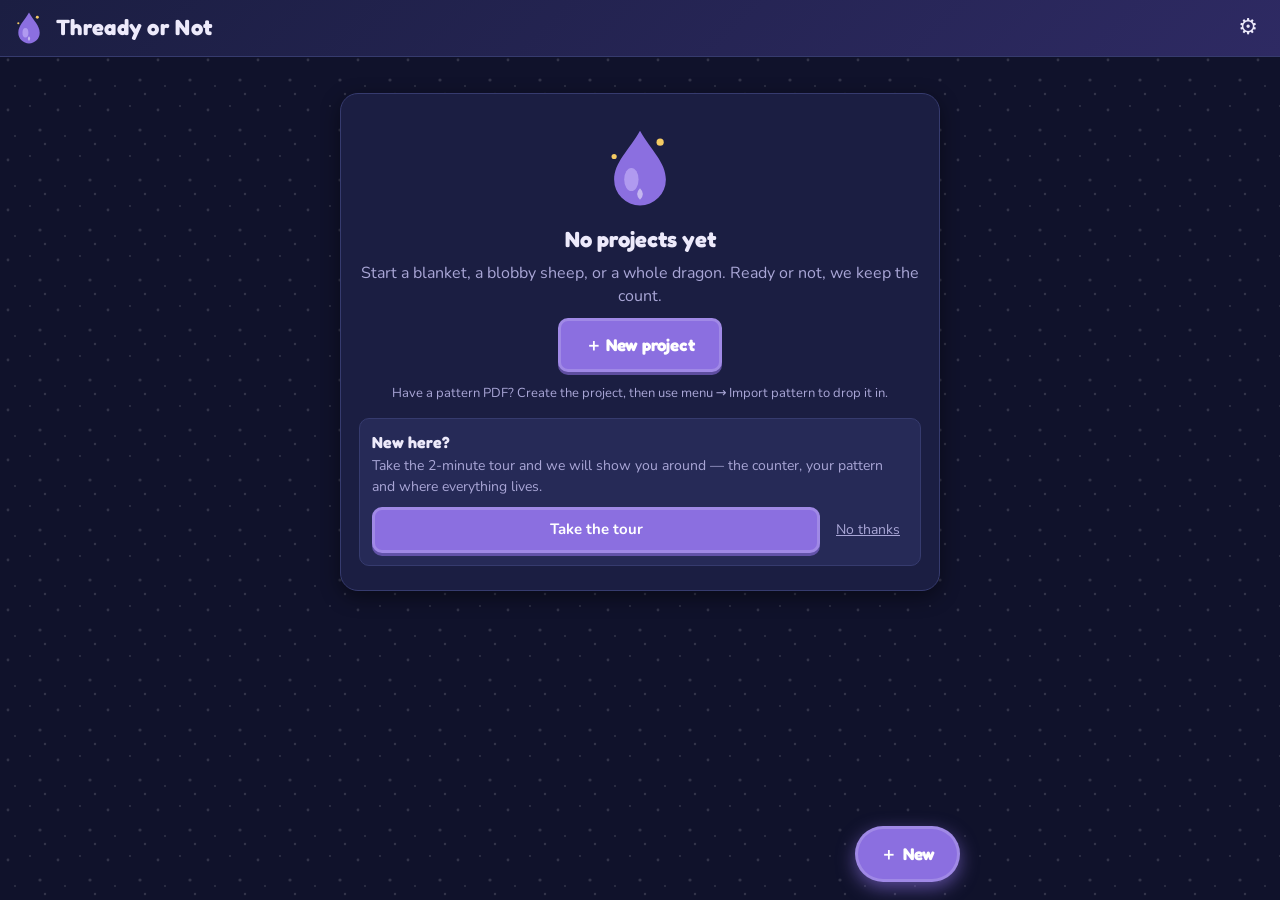
<file: index.html>
<!DOCTYPE html>
<html lang="en">
<head>
<meta charset="utf-8">
<title>Thready or Not</title>
<meta name="viewport" content="width=device-width, initial-scale=1, viewport-fit=cover">
<meta name="description" content="A crochet row, round and stitch counter that works offline.">
<meta name="theme-color" content="#1b1e42">
<meta name="color-scheme" content="light dark">

<!-- PWA / iOS -->
<link rel="manifest" href="./manifest.webmanifest">
<link rel="icon" href="./icons/icon.svg" type="image/svg+xml">
<link rel="apple-touch-icon" href="./icons/apple-touch-icon.png">
<meta name="apple-mobile-web-app-capable" content="yes">
<meta name="mobile-web-app-capable" content="yes">
<meta name="apple-mobile-web-app-title" content="Thready or Not">
<meta name="apple-mobile-web-app-status-bar-style" content="black-translucent">

<!-- Styles -->
<link rel="stylesheet" href="./css/app.css">
<link rel="stylesheet" href="./css/themes.css">

<!-- Fonts -->
<link rel="preconnect" href="https://fonts.googleapis.com">
<link rel="preconnect" href="https://fonts.gstatic.com" crossorigin>
<link rel="stylesheet" href="https://fonts.googleapis.com/css2?family=Nunito:wght@400;700;900&amp;family=Fredoka:wght@500;700&amp;family=Quicksand:wght@500;700&amp;family=Cinzel:wght@600;700&amp;family=Press+Start+2P&amp;display=swap">
</head>
<body>

<!-- Screen-reader announcements (row changes, milestones) -->
<div id="live-region" class="sr-only" role="status" aria-live="polite" aria-atomic="true"></div>

<!-- =============================== HOME =============================== -->
<section id="screen-home" class="screen" aria-label="Projects">
  <header class="topbar">
    <div class="topbar-mascot" aria-hidden="true"></div>
    <h1 class="topbar-title">Thready or Not</h1>
    <button type="button" id="btn-settings" class="icon-btn" aria-label="Settings">
      <span aria-hidden="true">⚙️</span>
    </button>
  </header>

  <main class="screen-body" id="home-body">
    <section id="home-empty" class="empty-state" hidden>
      <div class="empty-mascot" aria-hidden="true"></div>
      <h2>No projects yet</h2>
      <p class="muted">Start a blanket, a blobby sheep, or a whole dragon. Ready or not, we keep the count.</p>
      <button type="button" class="btn primary big" data-action="new-project">＋ New project</button>
      <p class="pdf-hint">Have a pattern PDF? Create the project, then use menu → Import pattern to drop it in.</p>

      <div id="welcome-card" class="welcome-card" hidden>
        <div class="welcome-title">New here?</div>
        <p class="welcome-text">Take the 2-minute tour and we will show you around — the counter, your pattern and where everything lives.</p>
        <div class="welcome-actions">
          <button type="button" id="welcome-start" class="btn primary">Take the tour</button>
          <button type="button" id="welcome-dismiss" class="linkish">No thanks</button>
        </div>
      </div>
    </section>

    <div id="home-list" class="card-list"></div>

    <section id="home-finished" class="shelf" hidden>
      <button type="button" id="finished-toggle" class="shelf-toggle" aria-expanded="false" aria-controls="finished-list">
        <span class="shelf-caret" aria-hidden="true">▸</span>
        <span id="finished-label">Finished shelf</span>
      </button>
      <div id="finished-list" class="card-list" hidden></div>
    </section>
  </main>

  <button type="button" id="btn-new" class="fab" data-action="new-project" aria-label="New project">
    <span aria-hidden="true">＋</span> New
  </button>
</section>

<!-- ============================== PROJECT ============================= -->
<section id="screen-project" class="screen" aria-label="Project" hidden>
  <header class="topbar">
    <button type="button" id="p-back" class="icon-btn" aria-label="Back to projects">
      <span aria-hidden="true">‹</span>
    </button>
    <button type="button" id="p-title" class="title-btn" aria-label="Edit project">
      <span id="p-emoji" class="title-emoji" aria-hidden="true">🧶</span>
      <span id="p-name" class="title-name">Project</span>
    </button>
    <button type="button" id="p-timer" class="chip timer-chip" aria-label="Toggle timer">0:00:00</button>
    <button type="button" id="p-menu" class="icon-btn" aria-label="Project menu">
      <span aria-hidden="true">⋯</span>
    </button>
  </header>

  <main class="screen-body project-body">
    <div id="part-tabs" class="tabs" role="group" aria-label="Parts"></div>

    <p id="repeat-readout" class="repeat-readout" hidden></p>

    <section class="card counter-card" data-tour="row-counter" aria-label="Row counter">
      <div class="counter-label" id="row-label">ROW</div>
      <div class="counter-row">
        <button type="button" id="row-minus" class="round-btn" aria-label="Previous row">
          <span aria-hidden="true">–</span>
        </button>
        <div id="row-number" class="big-number">0</div>
        <button type="button" id="row-plus" class="round-btn accent" aria-label="Complete row">
          <span aria-hidden="true">+</span>
        </button>
      </div>
      <div id="row-progress" class="progress" hidden>
        <div class="bar"><div id="row-bar-fill" class="bar-fill"></div></div>
        <div id="row-bar-label" class="bar-label"></div>
      </div>
    </section>

    <div id="setup-line" class="setup-line" hidden>
      <span class="setup-line-tag">Setup</span>
      <span class="setup-line-text" id="setup-line-text"></span>
    </div>

    <button type="button" id="pattern-line" class="pattern-line" hidden>
      <span class="pattern-line-tag" id="pattern-line-tag"></span>
      <span class="pattern-line-main">
        <span class="pattern-line-text" id="pattern-line-text"></span>
        <span class="pattern-line-notes" id="pattern-line-notes" hidden></span>
      </span>
    </button>

    <section class="stitch-section" aria-label="Stitch counter">
      <button type="button" id="stitch-btn" class="stitch-btn" aria-label="Count a stitch">
        <span class="stitch-caption">STITCHES</span>
        <span id="stitch-number" class="stitch-number">0</span>
        <span class="stitch-hint">tap</span>
      </button>
      <div id="stitch-readout" class="readout"></div>
      <div id="stitch-progress" class="progress slim" hidden>
        <div class="bar"><div id="stitch-bar-fill" class="bar-fill"></div></div>
        <div id="stitch-bar-label" class="bar-label"></div>
      </div>
      <div class="stitch-actions">
        <button type="button" id="stitch-minus" class="btn ghost" aria-label="Remove one stitch">–1</button>
        <button type="button" id="stitch-reset" class="linkish" aria-label="Reset stitches for this row">reset stitches</button>
      </div>
    </section>
  </main>

  <nav class="bottombar" aria-label="Project tools">
    <button type="button" id="btn-undo" class="bar-btn" aria-label="Undo last action">
      <span class="bar-icon" aria-hidden="true">↶</span><span class="bar-text">Undo</span>
    </button>
    <button type="button" id="btn-wake" class="bar-btn" aria-label="Keep screen awake" aria-pressed="false">
      <span class="bar-icon" aria-hidden="true">☀</span><span class="bar-text">Awake</span>
    </button>
    <button type="button" id="btn-alerts" class="bar-btn" aria-label="Stitch alerts">
      <span class="bar-icon" aria-hidden="true">🔔</span><span class="bar-text" id="alerts-text">Alerts</span>
    </button>
    <button type="button" id="btn-place" class="bar-btn" aria-label="Placement notes">
      <span class="bar-icon" aria-hidden="true">📌</span><span class="bar-text">Placing</span>
    </button>
  </nav>
</section>

<!-- Toasts -->
<div id="toasts" class="toasts" aria-live="polite"></div>

<!-- Scripts (order matters) -->
<script src="./js/themes.js"></script>
<script src="./js/patterns.js"></script>
<!-- pdf.js itself is NOT loaded here: PdfText pulls it in on first use. -->
<script src="./js/pdftext.js"></script>
<script src="./js/celebrate.js"></script>
<script src="./js/audio.js"></script>
<script src="./js/store.js"></script>
<script src="./js/tour.js"></script>
<script src="./js/app.js"></script>

<script>
(function () {
  'use strict';
  if (!('serviceWorker' in navigator)) return;
  var secure = location.protocol === 'https:' || location.hostname === 'localhost' || location.hostname === '127.0.0.1';
  if (!secure) return;
  window.addEventListener('load', function () {
    navigator.serviceWorker.register('./sw.js', { scope: './' }).catch(function () {});
  });
})();
</script>

</body>
</html>
</file>
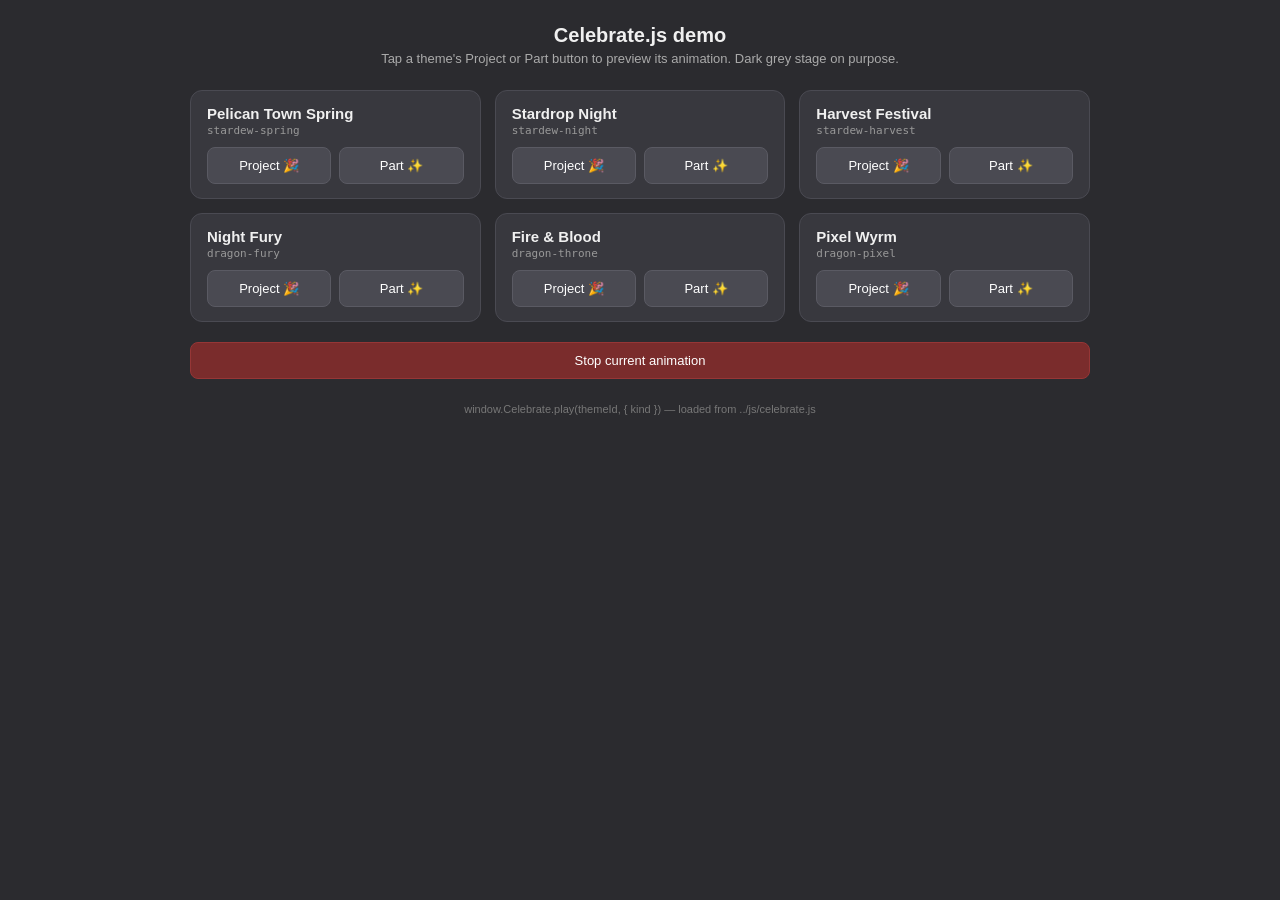
<file: test/celebrate.test.html>
<!DOCTYPE html>
<html lang="en">
<head>
<meta charset="UTF-8">
<meta name="viewport" content="width=device-width, initial-scale=1">
<title>Celebrate demo</title>
<style>
  html, body {
    margin: 0;
    padding: 0;
    height: 100%;
    background: #2b2b2f;
    color: #f0f0f0;
    font-family: -apple-system, BlinkMacSystemFont, "Segoe UI", Roboto, sans-serif;
  }
  body {
    min-height: 100vh;
    display: flex;
    flex-direction: column;
    align-items: center;
    padding: 24px 16px 60px;
    box-sizing: border-box;
  }
  h1 {
    font-size: 20px;
    margin: 0 0 4px;
  }
  p.sub {
    color: #aaa;
    margin: 0 0 24px;
    font-size: 13px;
  }
  .grid {
    display: grid;
    grid-template-columns: repeat(auto-fit, minmax(260px, 1fr));
    gap: 14px;
    width: 100%;
    max-width: 900px;
  }
  .theme-card {
    background: #38383e;
    border: 1px solid #4a4a52;
    border-radius: 12px;
    padding: 14px 16px;
  }
  .theme-card h2 {
    font-size: 15px;
    margin: 0 0 2px;
  }
  .theme-card .id {
    font-size: 11px;
    color: #999;
    font-family: monospace;
    margin: 0 0 10px;
  }
  .btn-row {
    display: flex;
    gap: 8px;
  }
  button {
    flex: 1;
    padding: 10px 8px;
    border-radius: 8px;
    border: 1px solid #5a5a63;
    background: #4a4a52;
    color: #fff;
    font-size: 13px;
    cursor: pointer;
  }
  button:active {
    background: #5a5a63;
  }
  button.stop {
    background: #7a2c2c;
    border-color: #963636;
  }
  .stop-bar {
    margin: 20px 0 0;
    max-width: 900px;
    width: 100%;
  }
  .stop-bar button {
    width: 100%;
  }
  footer {
    margin-top: 24px;
    color: #777;
    font-size: 11px;
  }
</style>
</head>
<body>

  <h1>Celebrate.js demo</h1>
  <p class="sub">Tap a theme's Project or Part button to preview its animation. Dark grey stage on purpose.</p>

  <div class="grid" id="grid"></div>

  <div class="stop-bar">
    <button class="stop" id="stop-btn">Stop current animation</button>
  </div>

  <footer>window.Celebrate.play(themeId, &#123; kind &#125;) — loaded from ../js/celebrate.js</footer>

  <script src="../js/celebrate.js"></script>
  <script>
    'use strict';

    var THEMES = [
      { id: 'stardew-spring', name: 'Pelican Town Spring' },
      { id: 'stardew-night', name: 'Stardrop Night' },
      { id: 'stardew-harvest', name: 'Harvest Festival' },
      { id: 'dragon-fury', name: 'Night Fury' },
      { id: 'dragon-throne', name: 'Fire & Blood' },
      { id: 'dragon-pixel', name: 'Pixel Wyrm' }
    ];

    var grid = document.getElementById('grid');

    THEMES.forEach(function (theme) {
      var card = document.createElement('div');
      card.className = 'theme-card';

      var h2 = document.createElement('h2');
      h2.textContent = theme.name;
      card.appendChild(h2);

      var idEl = document.createElement('p');
      idEl.className = 'id';
      idEl.textContent = theme.id;
      card.appendChild(idEl);

      var row = document.createElement('div');
      row.className = 'btn-row';

      var projBtn = document.createElement('button');
      projBtn.textContent = 'Project 🎉';
      projBtn.addEventListener('click', function () {
        window.Celebrate.play(theme.id, { kind: 'project' });
      });
      row.appendChild(projBtn);

      var partBtn = document.createElement('button');
      partBtn.textContent = 'Part ✨';
      partBtn.addEventListener('click', function () {
        window.Celebrate.play(theme.id, { kind: 'part' });
      });
      row.appendChild(partBtn);

      card.appendChild(row);
      grid.appendChild(card);
    });

    document.getElementById('stop-btn').addEventListener('click', function () {
      window.Celebrate.stop();
    });
  </script>
</body>
</html>
</file>
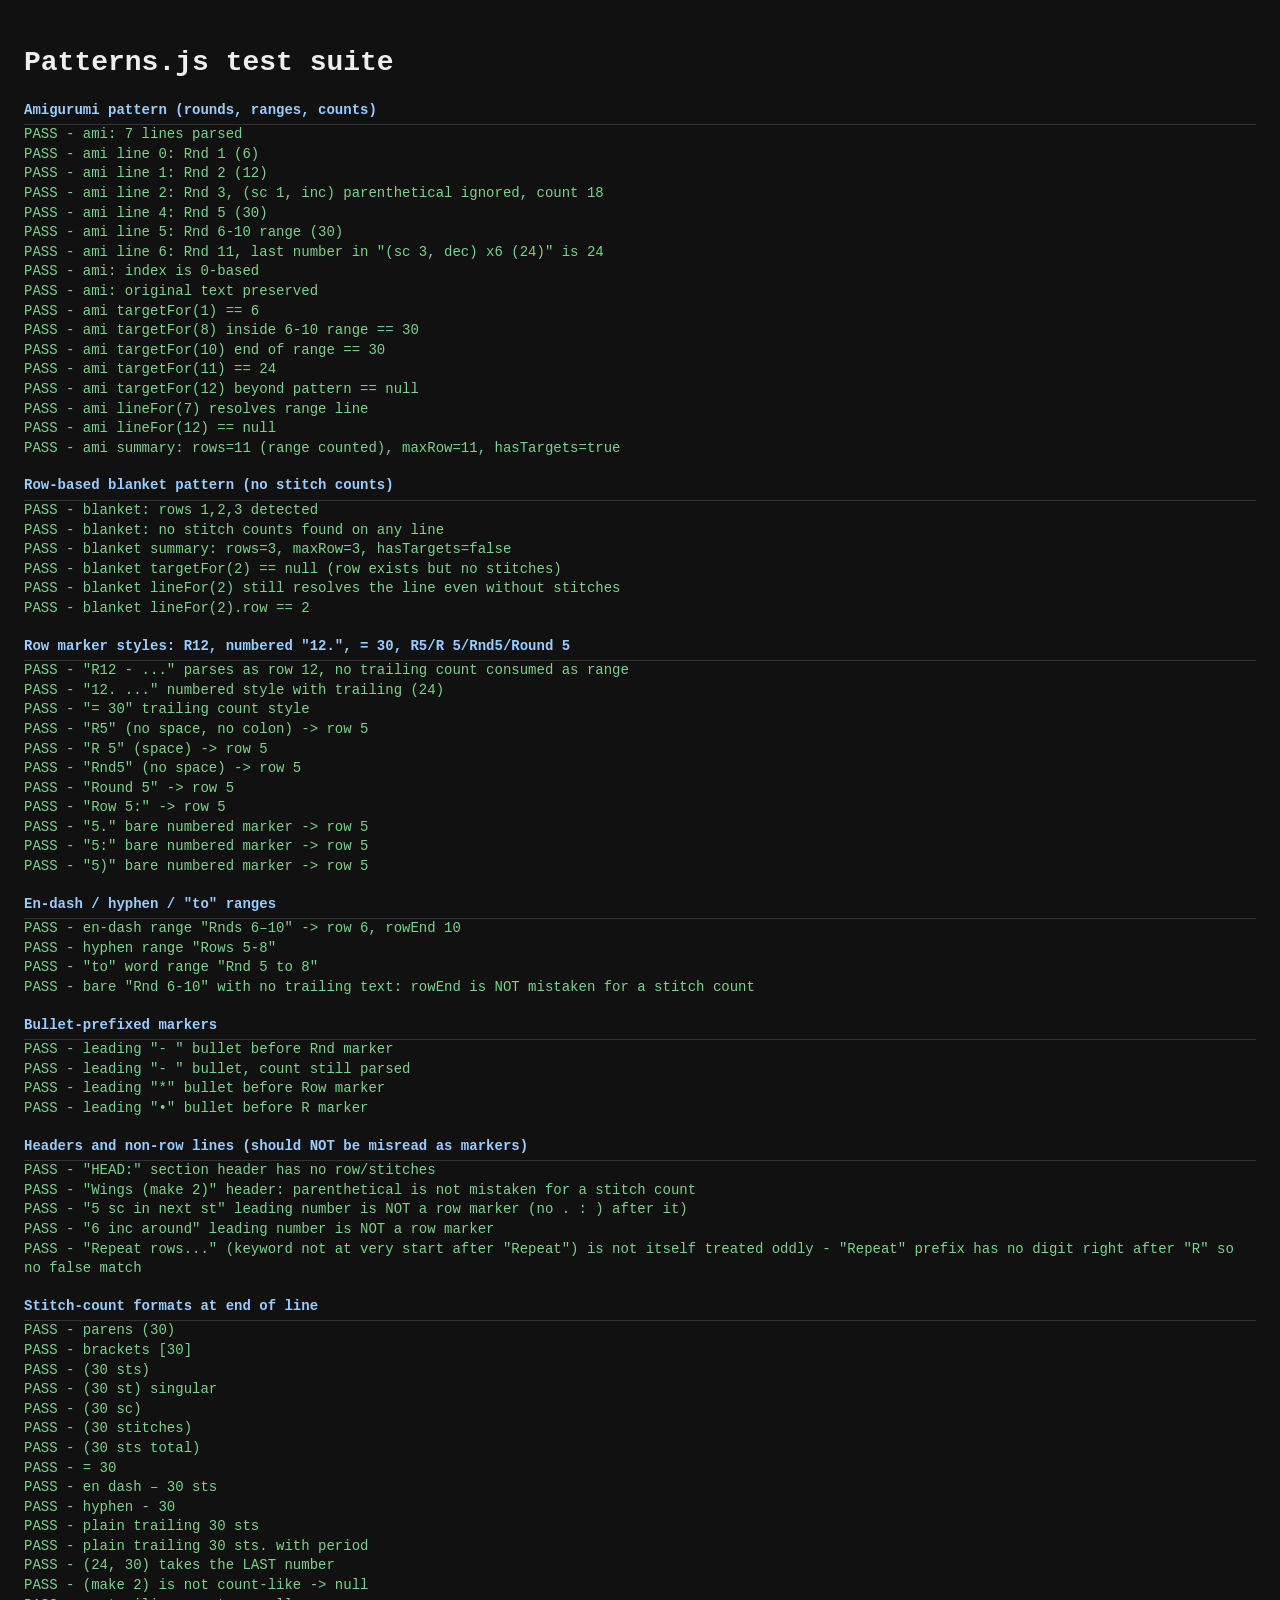
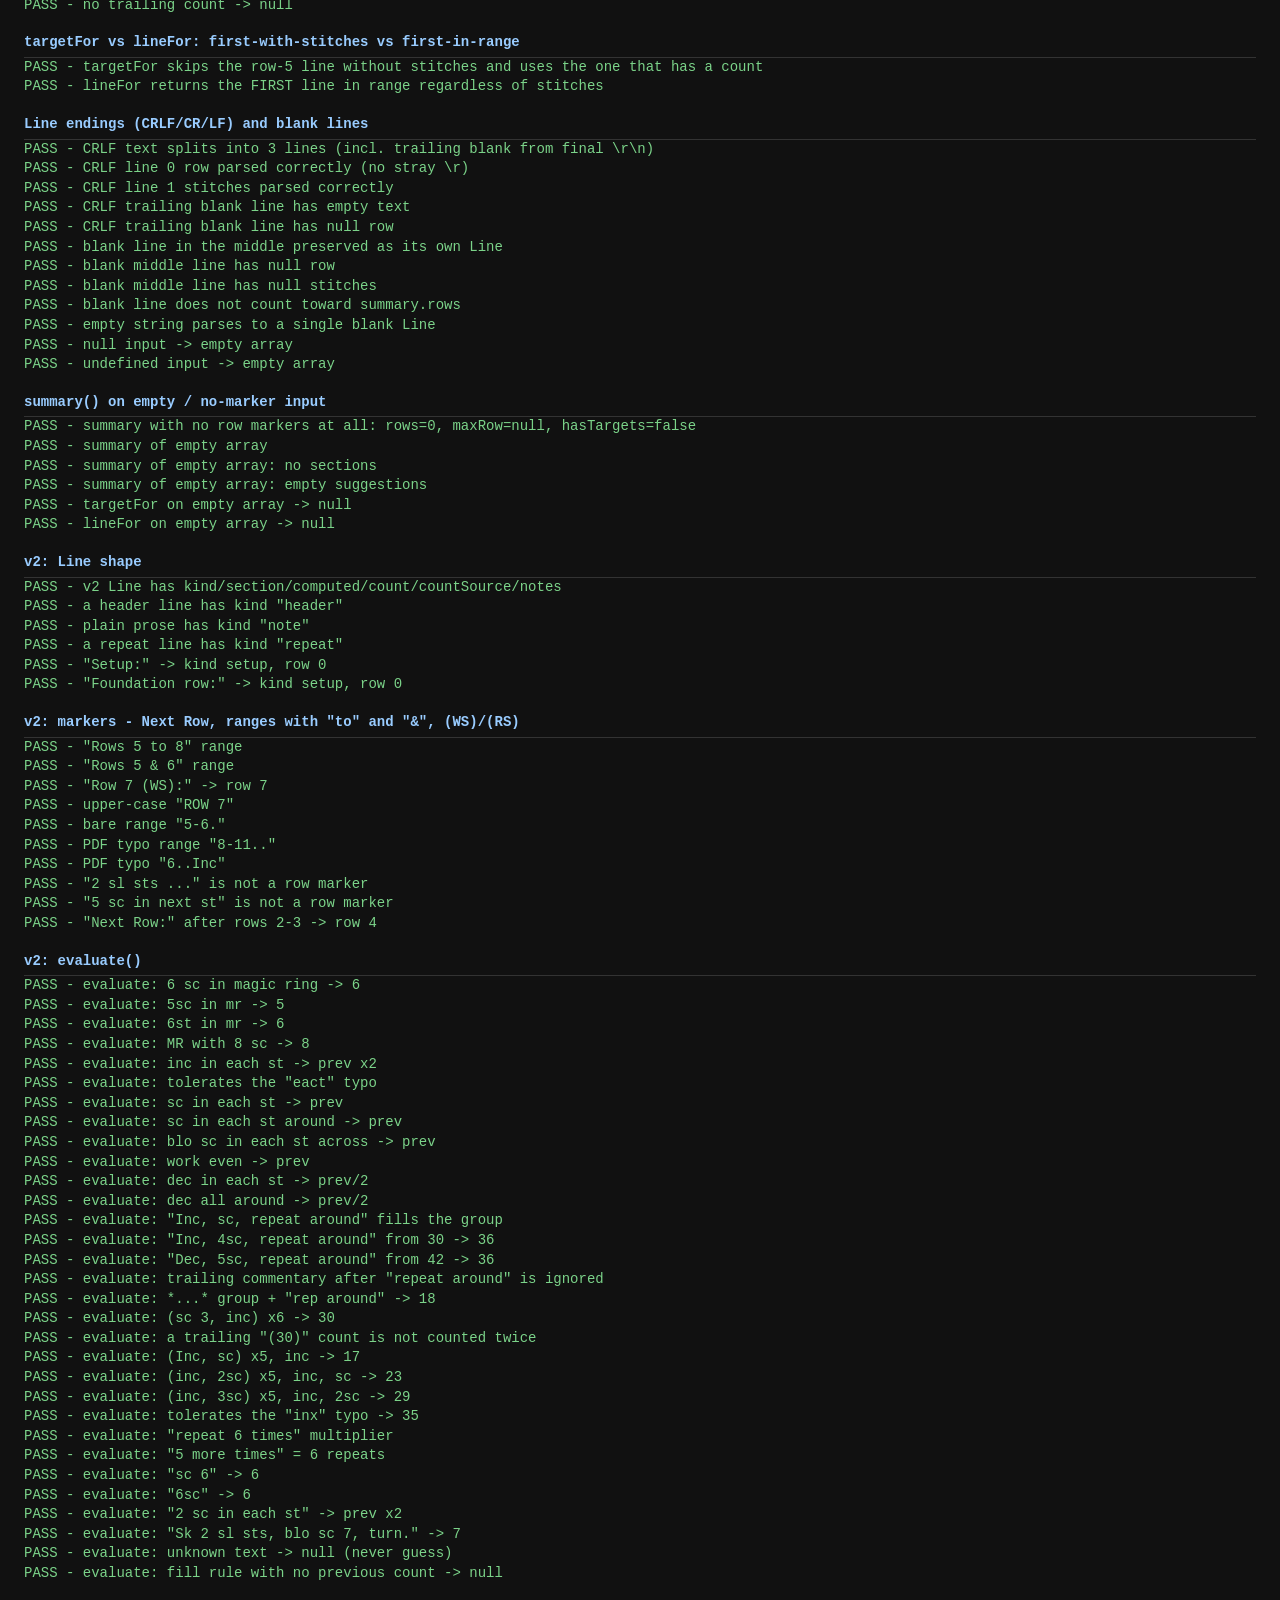
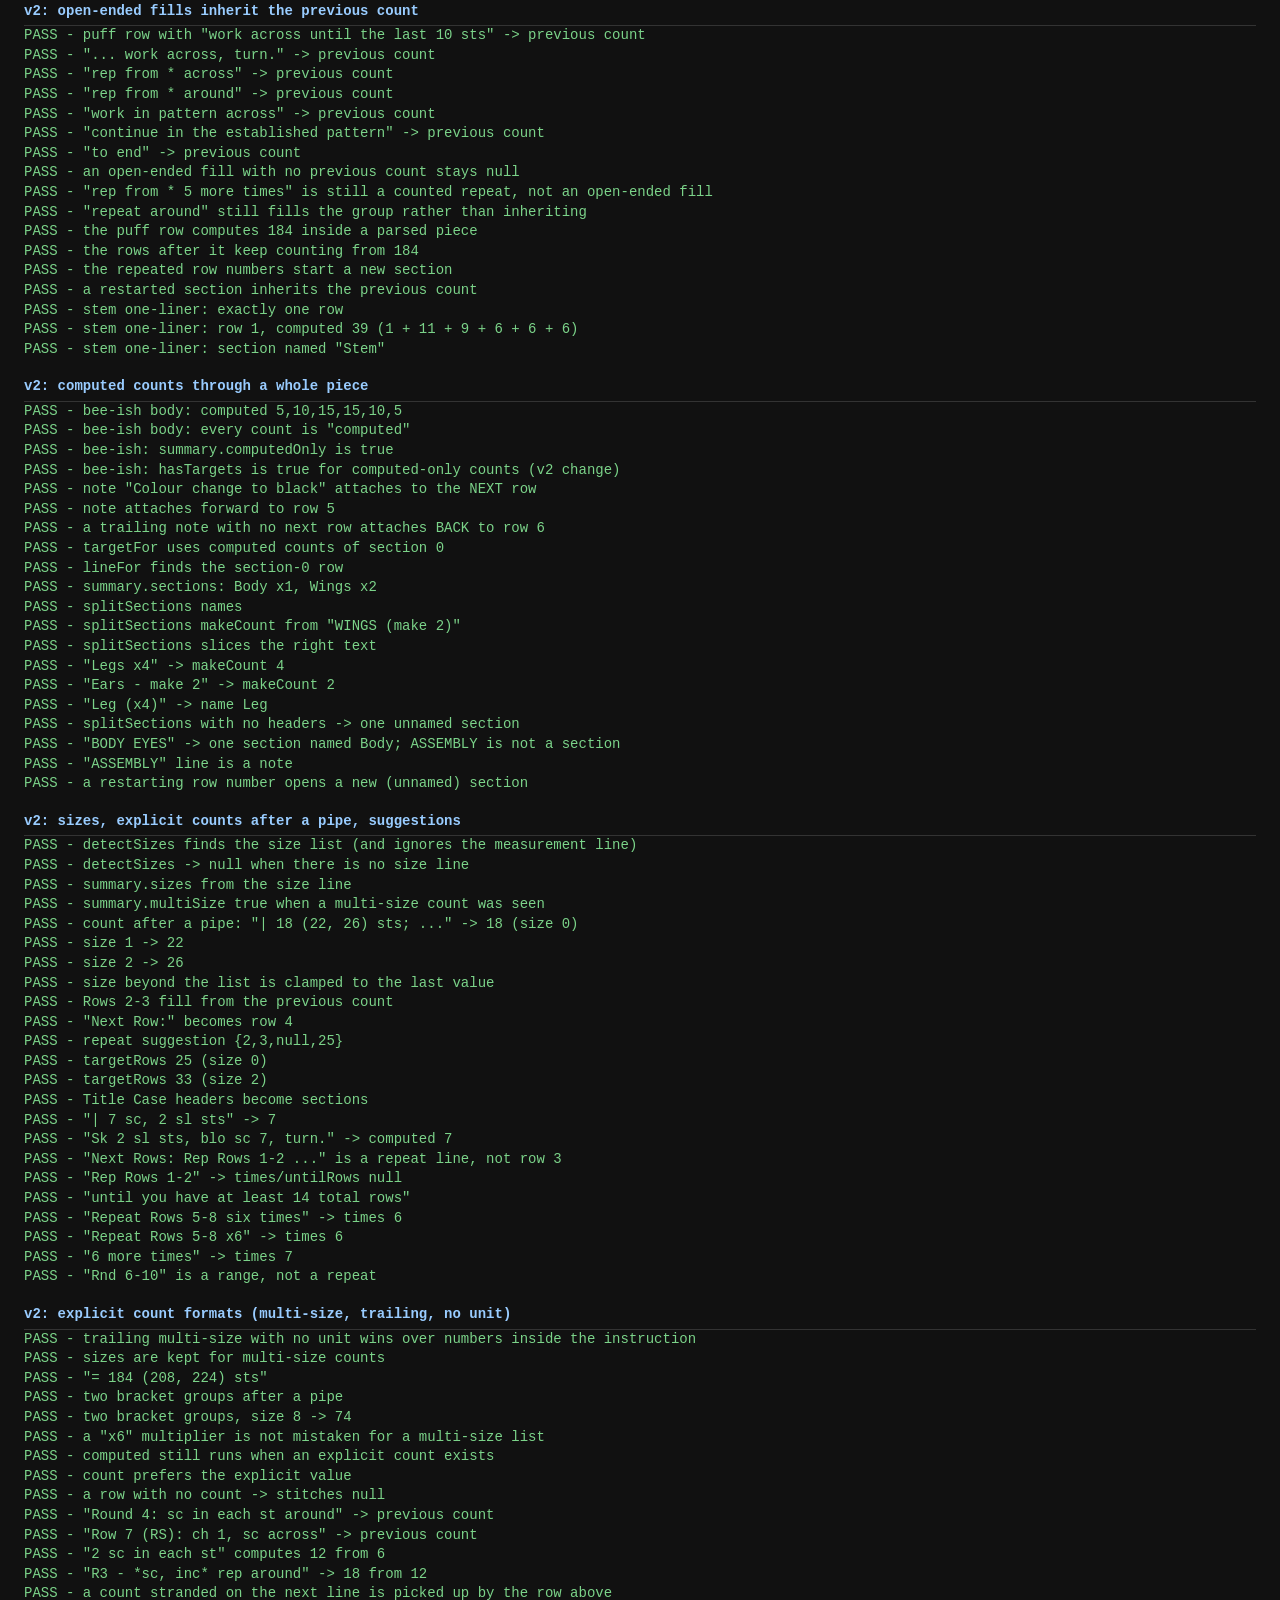
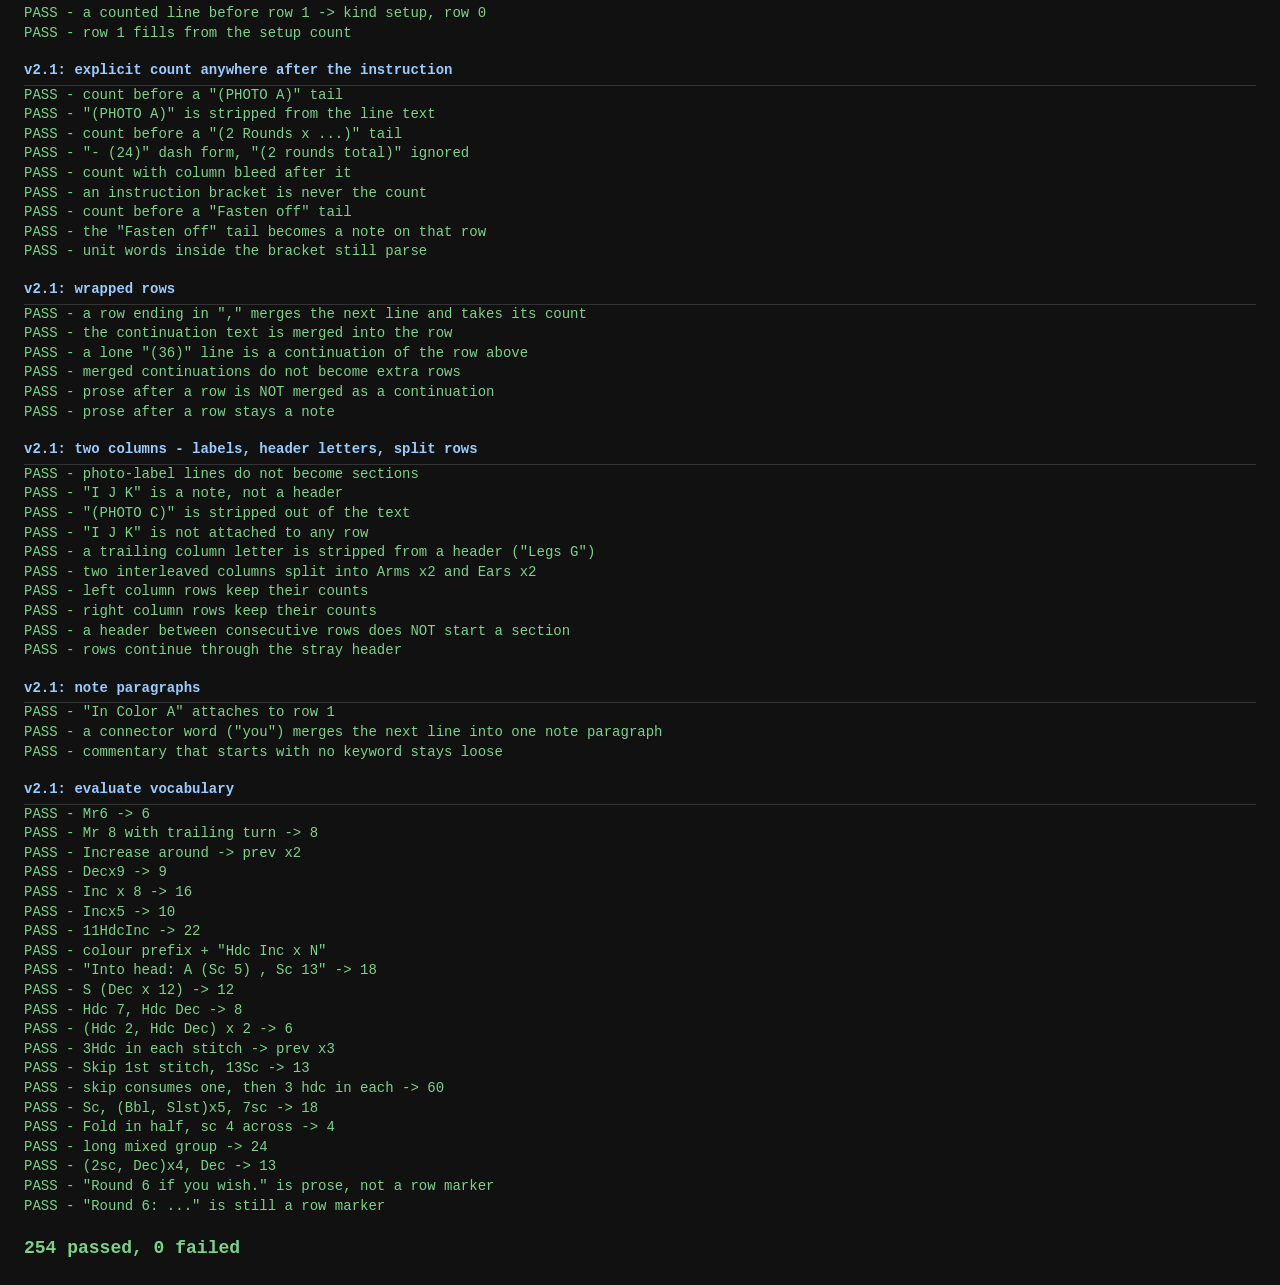
<file: test/patterns.test.html>
<!DOCTYPE html>
<html lang="en">
<head>
<meta charset="UTF-8">
<title>Patterns.js tests</title>
<style>
  body { font: 14px/1.4 Menlo, Consolas, monospace; background:#111; color:#eee; padding:16px; }
  .pass { color:#7bd389; }
  .fail { color:#ff6b6b; background:#2a1414; }
  .group { margin-top:18px; font-weight:bold; color:#9cf; border-bottom:1px solid #333; padding-bottom:4px; }
  #summary { margin-top:20px; font-size:18px; font-weight:bold; }
  #summary.ok { color:#7bd389; }
  #summary.bad { color:#ff6b6b; }
  pre { white-space:pre-wrap; }
</style>
</head>
<body>
<h1>Patterns.js test suite</h1>
<div id="out"></div>
<div id="summary"></div>

<script src="../js/patterns.js"></script>
<script>
'use strict';

var out = document.getElementById('out');
var passed = 0;
var failed = 0;

function log(ok, label, detail) {
  if (ok) { passed++; } else { failed++; }
  var line = (ok ? 'PASS' : 'FAIL') + ' - ' + label + (detail ? '  (' + detail + ')' : '');
  var div = document.createElement('div');
  div.className = ok ? 'pass' : 'fail';
  div.textContent = line;
  out.appendChild(div);
  if (ok) { console.log(line); } else { console.error(line); }
}

function group(title) {
  var div = document.createElement('div');
  div.className = 'group';
  div.textContent = title;
  out.appendChild(div);
  console.log('== ' + title + ' ==');
}

function deepEqual(a, b) {
  if (a === b) return true;
  if (a === null || b === null) return a === b;
  if (typeof a !== typeof b) return false;
  if (typeof a !== 'object') return a === b;
  var ak = Object.keys(a), bk = Object.keys(b);
  if (ak.length !== bk.length) return false;
  for (var i = 0; i < ak.length; i++) {
    var k = ak[i];
    if (!deepEqual(a[k], b[k])) return false;
  }
  return true;
}

function assertEqual(actual, expected, label) {
  var ok = deepEqual(actual, expected);
  log(ok, label, ok ? '' : ('expected ' + JSON.stringify(expected) + ' got ' + JSON.stringify(actual)));
}

function assertTrue(cond, label) {
  log(!!cond, label);
}

// v2: summary() grew extra keys, so most summary assertions check a subset.
function assertSubset(actual, expected, label) {
  var sub = {};
  Object.keys(expected).forEach(function (k) { sub[k] = actual ? actual[k] : undefined; });
  assertEqual(sub, expected, label);
}

// -----------------------------------------------------------------------
group('Amigurumi pattern (rounds, ranges, counts)');
// -----------------------------------------------------------------------

var amiText =
  'Rnd 1: 6 sc in magic ring (6)\n' +
  'Rnd 2: inc around (12)\n' +
  'Rnd 3: (sc 1, inc) x6 (18)\n' +
  'Rnd 4: (sc 2, inc) x6 (24)\n' +
  'Rnd 5: (sc 3, inc) x6 (30)\n' +
  'Rnd 6-10: sc around (30)\n' +
  'Rnd 11: (sc 3, dec) x6 (24)';

var ami = window.Patterns.parse(amiText);

assertEqual(ami.length, 7, 'ami: 7 lines parsed');
assertEqual({ row: ami[0].row, rowEnd: ami[0].rowEnd, stitches: ami[0].stitches }, { row: 1, rowEnd: 1, stitches: 6 }, 'ami line 0: Rnd 1 (6)');
assertEqual({ row: ami[1].row, rowEnd: ami[1].rowEnd, stitches: ami[1].stitches }, { row: 2, rowEnd: 2, stitches: 12 }, 'ami line 1: Rnd 2 (12)');
assertEqual({ row: ami[2].row, rowEnd: ami[2].rowEnd, stitches: ami[2].stitches }, { row: 3, rowEnd: 3, stitches: 18 }, 'ami line 2: Rnd 3, (sc 1, inc) parenthetical ignored, count 18');
assertEqual({ row: ami[4].row, rowEnd: ami[4].rowEnd, stitches: ami[4].stitches }, { row: 5, rowEnd: 5, stitches: 30 }, 'ami line 4: Rnd 5 (30)');
assertEqual({ row: ami[5].row, rowEnd: ami[5].rowEnd, stitches: ami[5].stitches }, { row: 6, rowEnd: 10, stitches: 30 }, 'ami line 5: Rnd 6-10 range (30)');
assertEqual({ row: ami[6].row, rowEnd: ami[6].rowEnd, stitches: ami[6].stitches }, { row: 11, rowEnd: 11, stitches: 24 }, 'ami line 6: Rnd 11, last number in "(sc 3, dec) x6 (24)" is 24');
assertEqual(ami[0].index, 0, 'ami: index is 0-based');
assertEqual(ami[0].text, 'Rnd 1: 6 sc in magic ring (6)', 'ami: original text preserved');

assertEqual(window.Patterns.targetFor(ami, 1), 6, 'ami targetFor(1) == 6');
assertEqual(window.Patterns.targetFor(ami, 8), 30, 'ami targetFor(8) inside 6-10 range == 30');
assertEqual(window.Patterns.targetFor(ami, 10), 30, 'ami targetFor(10) end of range == 30');
assertEqual(window.Patterns.targetFor(ami, 11), 24, 'ami targetFor(11) == 24');
assertEqual(window.Patterns.targetFor(ami, 12), null, 'ami targetFor(12) beyond pattern == null');
assertEqual(window.Patterns.lineFor(ami, 7).text, 'Rnd 6-10: sc around (30)', 'ami lineFor(7) resolves range line');
assertEqual(window.Patterns.lineFor(ami, 12), null, 'ami lineFor(12) == null');

var amiSummary = window.Patterns.summary(ami);
assertSubset(amiSummary, { rows: 11, maxRow: 11, hasTargets: true }, 'ami summary: rows=11 (range counted), maxRow=11, hasTargets=true');

// -----------------------------------------------------------------------
group('Row-based blanket pattern (no stitch counts)');
// -----------------------------------------------------------------------

var blanketText =
  'Row 1: ch 20, sc in 2nd ch from hook and each ch across\n' +
  'Row 2: ch 1, turn, sc in each st across\n' +
  'Row 3: ch 1, turn, sc in each st across';

var blanket = window.Patterns.parse(blanketText);
assertEqual(blanket.map(function (l) { return l.row; }), [1, 2, 3], 'blanket: rows 1,2,3 detected');
assertTrue(blanket.every(function (l) { return l.stitches === null; }), 'blanket: no stitch counts found on any line');

var blanketSummary = window.Patterns.summary(blanket);
assertSubset(blanketSummary, { rows: 3, maxRow: 3, hasTargets: false }, 'blanket summary: rows=3, maxRow=3, hasTargets=false');
assertEqual(window.Patterns.targetFor(blanket, 2), null, 'blanket targetFor(2) == null (row exists but no stitches)');
assertTrue(window.Patterns.lineFor(blanket, 2) !== null, 'blanket lineFor(2) still resolves the line even without stitches');
assertEqual(window.Patterns.lineFor(blanket, 2).row, 2, 'blanket lineFor(2).row == 2');

// -----------------------------------------------------------------------
group('Row marker styles: R12, numbered "12.", = 30, R5/R 5/Rnd5/Round 5');
// -----------------------------------------------------------------------

var r12 = window.Patterns.parse('R12 - dc in each st around')[0];
assertEqual({ row: r12.row, rowEnd: r12.rowEnd, stitches: r12.stitches }, { row: 12, rowEnd: 12, stitches: null }, '"R12 - ..." parses as row 12, no trailing count consumed as range');

var numbered = window.Patterns.parse('12. sc in each dc around (24)')[0];
assertEqual({ row: numbered.row, rowEnd: numbered.rowEnd, stitches: numbered.stitches }, { row: 12, rowEnd: 12, stitches: 24 }, '"12. ..." numbered style with trailing (24)');

var eqLine = window.Patterns.parse('Rnd 8: dc around = 30')[0];
assertEqual({ row: eqLine.row, stitches: eqLine.stitches }, { row: 8, stitches: 30 }, '"= 30" trailing count style');

assertEqual(window.Patterns.parse('R5')[0].row, 5, '"R5" (no space, no colon) -> row 5');
assertEqual(window.Patterns.parse('R 5')[0].row, 5, '"R 5" (space) -> row 5');
assertEqual(window.Patterns.parse('Rnd5')[0].row, 5, '"Rnd5" (no space) -> row 5');
assertEqual(window.Patterns.parse('Round 5')[0].row, 5, '"Round 5" -> row 5');
assertEqual(window.Patterns.parse('Row 5:')[0].row, 5, '"Row 5:" -> row 5');
assertEqual(window.Patterns.parse('5.')[0].row, 5, '"5." bare numbered marker -> row 5');
assertEqual(window.Patterns.parse('5:')[0].row, 5, '"5:" bare numbered marker -> row 5');
assertEqual(window.Patterns.parse('5)')[0].row, 5, '"5)" bare numbered marker -> row 5');

// -----------------------------------------------------------------------
group('En-dash / hyphen / "to" ranges');
// -----------------------------------------------------------------------

var enDash = window.Patterns.parse('Rnds 6–10: sc around (30)')[0];
assertEqual({ row: enDash.row, rowEnd: enDash.rowEnd, stitches: enDash.stitches }, { row: 6, rowEnd: 10, stitches: 30 }, 'en-dash range "Rnds 6–10" -> row 6, rowEnd 10');

var hyphenRange = window.Patterns.parse('Rows 5-8: sc across')[0];
assertEqual({ row: hyphenRange.row, rowEnd: hyphenRange.rowEnd }, { row: 5, rowEnd: 8 }, 'hyphen range "Rows 5-8"');

var toRange = window.Patterns.parse('Rnd 5 to 8: sc around')[0];
assertEqual({ row: toRange.row, rowEnd: toRange.rowEnd }, { row: 5, rowEnd: 8 }, '"to" word range "Rnd 5 to 8"');

// A bare range with nothing trailing: the range's own end number ("10")
// must never leak into stitches via the dash-count heuristic.
var bareRange = window.Patterns.parse('Rnd 6-10')[0];
assertEqual({ row: bareRange.row, rowEnd: bareRange.rowEnd, stitches: bareRange.stitches }, { row: 6, rowEnd: 10, stitches: null }, 'bare "Rnd 6-10" with no trailing text: rowEnd is NOT mistaken for a stitch count');

// -----------------------------------------------------------------------
group('Bullet-prefixed markers');
// -----------------------------------------------------------------------

assertEqual(window.Patterns.parse('- Rnd 5: 2dc in each st (12)')[0].row, 5, 'leading "- " bullet before Rnd marker');
assertEqual(window.Patterns.parse('- Rnd 5: 2dc in each st (12)')[0].stitches, 12, 'leading "- " bullet, count still parsed');
assertEqual(window.Patterns.parse('* Row 3: sc around (18 sts)')[0].row, 3, 'leading "*" bullet before Row marker');
assertEqual(window.Patterns.parse('• R7: sc around (21)')[0].row, 7, 'leading "•" bullet before R marker');

// -----------------------------------------------------------------------
group('Headers and non-row lines (should NOT be misread as markers)');
// -----------------------------------------------------------------------

var head = window.Patterns.parse('HEAD:')[0];
assertEqual({ row: head.row, stitches: head.stitches }, { row: null, stitches: null }, '"HEAD:" section header has no row/stitches');

var wings = window.Patterns.parse('Wings (make 2)')[0];
assertEqual({ row: wings.row, stitches: wings.stitches }, { row: null, stitches: null }, '"Wings (make 2)" header: parenthetical is not mistaken for a stitch count');

var tricky1 = window.Patterns.parse('5 sc in next st')[0];
assertEqual({ row: tricky1.row, stitches: tricky1.stitches }, { row: null, stitches: null }, '"5 sc in next st" leading number is NOT a row marker (no . : ) after it)');

var tricky2 = window.Patterns.parse('6 inc around')[0];
assertEqual({ row: tricky2.row, stitches: tricky2.stitches }, { row: null, stitches: null }, '"6 inc around" leading number is NOT a row marker');

assertEqual(window.Patterns.parse('Repeat rows 1-4 for pattern... continue')[0].row, null, '"Repeat rows..." (keyword not at very start after "Repeat") is not itself treated oddly - "Repeat" prefix has no digit right after "R" so no false match');

// -----------------------------------------------------------------------
group('Stitch-count formats at end of line');
// -----------------------------------------------------------------------

function st(line) { return window.Patterns.parse(line)[0].stitches; }

assertEqual(st('Rnd 1: sc around (30)'), 30, 'parens (30)');
assertEqual(st('Rnd 1: sc around [30]'), 30, 'brackets [30]');
assertEqual(st('Rnd 1: sc around (30 sts)'), 30, '(30 sts)');
assertEqual(st('Rnd 1: sc around (30 st)'), 30, '(30 st) singular');
assertEqual(st('Rnd 1: sc around (30 sc)'), 30, '(30 sc)');
assertEqual(st('Rnd 1: sc around (30 stitches)'), 30, '(30 stitches)');
assertEqual(st('Rnd 1: sc around (30 sts total)'), 30, '(30 sts total)');
assertEqual(st('Rnd 1: sc around = 30'), 30, '= 30');
assertEqual(st('Rnd 1: sc around – 30 sts'), 30, 'en dash – 30 sts');
assertEqual(st('Rnd 1: sc around - 30'), 30, 'hyphen - 30');
assertEqual(st('Rnd 1: sc around 30 sts'), 30, 'plain trailing 30 sts');
assertEqual(st('Rnd 1: sc around 30 sts.'), 30, 'plain trailing 30 sts. with period');
assertEqual(st('Rnd 1: dec around (24, 30)'), 30, '(24, 30) takes the LAST number');
assertEqual(st('Wings (make 2)'), null, '(make 2) is not count-like -> null');
assertEqual(st('Just a note with no count'), null, 'no trailing count -> null');

// -----------------------------------------------------------------------
group('targetFor vs lineFor: first-with-stitches vs first-in-range');
// -----------------------------------------------------------------------

var overlap = window.Patterns.parse('Row 5: something\nRow 5: something else (20)');
assertEqual(window.Patterns.targetFor(overlap, 5), 20, 'targetFor skips the row-5 line without stitches and uses the one that has a count');
assertEqual(window.Patterns.lineFor(overlap, 5).text, 'Row 5: something', 'lineFor returns the FIRST line in range regardless of stitches');

// -----------------------------------------------------------------------
group('Line endings (CRLF/CR/LF) and blank lines');
// -----------------------------------------------------------------------

var crlfText = 'Rnd 1: sc around (6)\r\nRnd 2: inc around (12)\r\n';
var crlf = window.Patterns.parse(crlfText);
assertEqual(crlf.length, 3, 'CRLF text splits into 3 lines (incl. trailing blank from final \\r\\n)');
assertEqual(crlf[0].row, 1, 'CRLF line 0 row parsed correctly (no stray \\r)');
assertEqual(crlf[1].stitches, 12, 'CRLF line 1 stitches parsed correctly');
assertEqual(crlf[2].text, '', 'CRLF trailing blank line has empty text');
assertEqual(crlf[2].row, null, 'CRLF trailing blank line has null row');

var blankMiddle = window.Patterns.parse('Rnd 1: sc (6)\n\nRnd 2: inc (12)');
assertEqual(blankMiddle.length, 3, 'blank line in the middle preserved as its own Line');
assertEqual(blankMiddle[1].row, null, 'blank middle line has null row');
assertEqual(blankMiddle[1].stitches, null, 'blank middle line has null stitches');
var blankSummary = window.Patterns.summary(blankMiddle);
assertEqual(blankSummary.rows, 2, 'blank line does not count toward summary.rows');

assertEqual(window.Patterns.parse('').length, 1, 'empty string parses to a single blank Line');
assertEqual(window.Patterns.parse(null).length, 0, 'null input -> empty array');
assertEqual(window.Patterns.parse(undefined).length, 0, 'undefined input -> empty array');

// -----------------------------------------------------------------------
group('summary() on empty / no-marker input');
// -----------------------------------------------------------------------

var noMarkers = window.Patterns.parse('Just some notes\nMore notes, no rows here');
assertSubset(window.Patterns.summary(noMarkers), { rows: 0, maxRow: null, hasTargets: false }, 'summary with no row markers at all: rows=0, maxRow=null, hasTargets=false');
assertSubset(window.Patterns.summary([]), { rows: 0, maxRow: null, hasTargets: false }, 'summary of empty array');
assertEqual(window.Patterns.summary([]).sections, [], 'summary of empty array: no sections');
assertEqual(window.Patterns.summary([]).suggestions, { targetRows: null, repeat: null }, 'summary of empty array: empty suggestions');
assertEqual(window.Patterns.targetFor([], 1), null, 'targetFor on empty array -> null');
assertEqual(window.Patterns.lineFor([], 1), null, 'lineFor on empty array -> null');

// =======================================================================
// v2 tests. All pattern snippets below are synthetic (written for this
// suite); they only mimic the SHAPE of real PDF text.
// =======================================================================

var P = window.Patterns;
function pick(line, keys) {
  var o = {};
  keys.forEach(function (k) { o[k] = line ? line[k] : undefined; });
  return o;
}
function rowOf(lines, n) {
  for (var i = 0; i < lines.length; i++) {
    var l = lines[i];
    if (l.row !== null && l.row >= 1 && n >= l.row && n <= l.rowEnd) return l;
  }
  return null;
}

// -----------------------------------------------------------------------
group('v2: Line shape');
// -----------------------------------------------------------------------

var shape = P.parse('Rnd 1: 6 sc in magic ring (6)')[0];
assertEqual(pick(shape, ['index', 'kind', 'row', 'rowEnd', 'section', 'stitches', 'sizes', 'computed', 'count', 'countSource', 'notes']),
  { index: 0, kind: 'row', row: 1, rowEnd: 1, section: 0, stitches: 6, sizes: null, computed: 6, count: 6, countSource: 'explicit', notes: [] },
  'v2 Line has kind/section/computed/count/countSource/notes');
assertEqual(P.parse('BODY')[0].kind, 'header', 'a header line has kind "header"');
assertEqual(P.parse('Just some chatter about hooks and yarn weight')[0].kind, 'note', 'plain prose has kind "note"');
assertEqual(P.parse('Repeat Rows 5-8 six times')[0].kind, 'repeat', 'a repeat line has kind "repeat"');
assertEqual(pick(P.parse('Setup: Ch 20, sc in each ch across, turn.')[0], ['kind', 'row', 'rowEnd']), { kind: 'setup', row: 0, rowEnd: 0 }, '"Setup:" -> kind setup, row 0');
assertEqual(pick(P.parse('Foundation row: Ch 20, sc in each ch across.')[0], ['kind', 'row']), { kind: 'setup', row: 0 }, '"Foundation row:" -> kind setup, row 0');

// -----------------------------------------------------------------------
group('v2: markers - Next Row, ranges with "to" and "&", (WS)/(RS)');
// -----------------------------------------------------------------------

assertEqual(pick(P.parse('Rows 5 to 8: sc across')[0], ['row', 'rowEnd']), { row: 5, rowEnd: 8 }, '"Rows 5 to 8" range');
assertEqual(pick(P.parse('Rows 5 & 6: sc across')[0], ['row', 'rowEnd']), { row: 5, rowEnd: 6 }, '"Rows 5 & 6" range');
assertEqual(P.parse('Row 7 (WS): ch 1, sc across')[0].row, 7, '"Row 7 (WS):" -> row 7');
assertEqual(P.parse('ROW 7: ch 1, sc across')[0].row, 7, 'upper-case "ROW 7"');
assertEqual(pick(P.parse('5-6. Sc in each st')[0], ['row', 'rowEnd']), { row: 5, rowEnd: 6 }, 'bare range "5-6."');
assertEqual(pick(P.parse('8-11..sc in each st')[0], ['row', 'rowEnd']), { row: 8, rowEnd: 11 }, 'PDF typo range "8-11.."');
assertEqual(P.parse('6..Inc, 4sc, repeat around')[0].row, 6, 'PDF typo "6..Inc"');
assertEqual(P.parse('2 sl sts on the edge')[0].row, null, '"2 sl sts ..." is not a row marker');
assertEqual(P.parse('5 sc in next st')[0].row, null, '"5 sc in next st" is not a row marker');
var nextRows = P.parse('Row 1: sc across\nRows 2-3: sc across\nNext Row: sc across');
assertEqual(pick(nextRows[2], ['kind', 'row', 'rowEnd']), { kind: 'row', row: 4, rowEnd: 4 }, '"Next Row:" after rows 2-3 -> row 4');

// -----------------------------------------------------------------------
group('v2: evaluate()');
// -----------------------------------------------------------------------

assertEqual(P.evaluate('6 sc in magic ring', null), 6, 'evaluate: 6 sc in magic ring -> 6');
assertEqual(P.evaluate('5sc in mr', null), 5, 'evaluate: 5sc in mr -> 5');
assertEqual(P.evaluate('6st in mr', null), 6, 'evaluate: 6st in mr -> 6');
assertEqual(P.evaluate('MR with 8 sc', null), 8, 'evaluate: MR with 8 sc -> 8');
assertEqual(P.evaluate('Inc in each st', 5), 10, 'evaluate: inc in each st -> prev x2');
assertEqual(P.evaluate('Inc in eact st', 6), 12, 'evaluate: tolerates the "eact" typo');
assertEqual(P.evaluate('Sc in each st', 15), 15, 'evaluate: sc in each st -> prev');
assertEqual(P.evaluate('sc in each st around', 30), 30, 'evaluate: sc in each st around -> prev');
assertEqual(P.evaluate('blo sc in each st across', 184), 184, 'evaluate: blo sc in each st across -> prev');
assertEqual(P.evaluate('work even', 40), 40, 'evaluate: work even -> prev');
assertEqual(P.evaluate('Dec in each st', 10), 5, 'evaluate: dec in each st -> prev/2');
assertEqual(P.evaluate('Dec all around', 12), 6, 'evaluate: dec all around -> prev/2');
assertEqual(P.evaluate('Inc, sc, repeat around', 10), 15, 'evaluate: "Inc, sc, repeat around" fills the group');
assertEqual(P.evaluate('Inc, 4sc, repeat around', 30), 36, 'evaluate: "Inc, 4sc, repeat around" from 30 -> 36');
assertEqual(P.evaluate('Dec, 5sc, repeat around', 42), 36, 'evaluate: "Dec, 5sc, repeat around" from 42 -> 36');
assertEqual(P.evaluate('Inc, 5sc, repeat around Eyes placement can vary slightly', 36), 42, 'evaluate: trailing commentary after "repeat around" is ignored');
assertEqual(P.evaluate('*sc, inc* rep around', 12), 18, 'evaluate: *...* group + "rep around" -> 18');
assertEqual(P.evaluate('(sc 3, inc) x6', 24), 30, 'evaluate: (sc 3, inc) x6 -> 30');
assertEqual(P.evaluate('(sc 3, inc) x6 (30)', 24), 30, 'evaluate: a trailing "(30)" count is not counted twice');
assertEqual(P.evaluate('Ch1, turn (flip project), (Inc, sc) x5, inc', 12), 17, 'evaluate: (Inc, sc) x5, inc -> 17');
assertEqual(P.evaluate('Ch1, turn, (inc, 2sc) x5, inc, sc', 17), 23, 'evaluate: (inc, 2sc) x5, inc, sc -> 23');
assertEqual(P.evaluate('Ch1, turn, (inc, 3sc) x5, inc, 2sc', 23), 29, 'evaluate: (inc, 3sc) x5, inc, 2sc -> 29');
assertEqual(P.evaluate('Ch1, turn, (inc, 4sc) x5, inx, 3sc', 29), 35, 'evaluate: tolerates the "inx" typo -> 35');
assertEqual(P.evaluate('(sc, inc) repeat 6 times', 12), 18, 'evaluate: "repeat 6 times" multiplier');
assertEqual(P.evaluate('(sc, inc) rep from * 5 more times', 12), 18, 'evaluate: "5 more times" = 6 repeats');
assertEqual(P.evaluate('sc 6', null), 6, 'evaluate: "sc 6" -> 6');
assertEqual(P.evaluate('6sc', null), 6, 'evaluate: "6sc" -> 6');
assertEqual(P.evaluate('2 sc in each st', 6), 12, 'evaluate: "2 sc in each st" -> prev x2');
assertEqual(P.evaluate('Sk 2 sl sts, blo sc 7, turn.', 7), 7, 'evaluate: "Sk 2 sl sts, blo sc 7, turn." -> 7');
assertEqual(P.evaluate('mumble mumble not crochet at all', 30), null, 'evaluate: unknown text -> null (never guess)');
assertEqual(P.evaluate('sc in each st', null), null, 'evaluate: fill rule with no previous count -> null');

// -----------------------------------------------------------------------
group('v2: open-ended fills inherit the previous count');
// -----------------------------------------------------------------------

var puffRow = 'Row 3: Ch 1, blo sc 10, [skip the next st, sc in next, work a puff st into the skipped st] work across until the last 10 sts, blo sc 10, turn.';
assertEqual(P.evaluate(puffRow, 184), 184, 'puff row with "work across until the last 10 sts" -> previous count');
assertEqual(P.evaluate('Ch 1, [skip the next st, sc in next, work a puff st into the skipped st] work across, turn.', 18), 18, '"... work across, turn." -> previous count');
assertEqual(P.evaluate('ch 1, *sc, puff; rep from * across', 40), 40, '"rep from * across" -> previous count');
assertEqual(P.evaluate('ch 1, *sc, puff; rep from * around', 40), 40, '"rep from * around" -> previous count');
assertEqual(P.evaluate('Ch 1, work in pattern across, turn.', 88), 88, '"work in pattern across" -> previous count');
assertEqual(P.evaluate('Continue in the established pattern, turn.', 88), 88, '"continue in the established pattern" -> previous count');
assertEqual(P.evaluate('Ch 1, sc in each st to end, turn.', 24), 24, '"to end" -> previous count');
assertEqual(P.evaluate(puffRow, null), null, 'an open-ended fill with no previous count stays null');
assertEqual(P.evaluate('(sc, inc) rep from * 5 more times', 12), 18, '"rep from * 5 more times" is still a counted repeat, not an open-ended fill');
assertEqual(P.evaluate('Inc, 5sc, repeat around', 36), 42, '"repeat around" still fills the group rather than inheriting');

var puffPiece = P.parse(
  'Row 1: Ch 1, blo sc in each st across, turn. | 184 (208, 224) sts\n' +
  puffRow + '\n' +
  'Rows 4-5: Ch 1, blo sc in each st across, turn.');
assertEqual(pick(rowOf(puffPiece, 3), ['count', 'countSource']), { count: 184, countSource: 'computed' }, 'the puff row computes 184 inside a parsed piece');
assertEqual(rowOf(puffPiece, 5).count, 184, 'the rows after it keep counting from 184');

// a restarted (unnamed) section carries the running count over
var carry = P.parse(
  'Row 1: Ch 1, blo sc in each st across, turn. | 88 sts\n' +
  'Row 2: Ch 1, blo sc in each st across, turn.\n' +
  'Rows 1-2: Ch 1, blo sc in each st across, turn.');
assertEqual(carry[2].section, 1, 'the repeated row numbers start a new section');
assertEqual(carry[2].count, 88, 'a restarted section inherits the previous count');

// the "Name: instructions" one-liner (a whole piece on one line)
var stemText = 'Stem: With MC, ch 40. Sl st in 2nd ch from hook. Sl st in each of next 11 ch. ' +
  '1 sc in each of next 9 ch. 1 hdc in each of next 6 ch. 1 dc in each of next 6 ch. ' +
  '1 tr in each of next 6 ch. Fasten off.';
var stem = P.parse(stemText);
var stemSum = P.summary(stem);
assertEqual(stemSum.rows, 1, 'stem one-liner: exactly one row');
assertEqual(pick(stem[0], ['kind', 'row', 'rowEnd', 'count', 'countSource']), { kind: 'row', row: 1, rowEnd: 1, count: 39, countSource: 'computed' }, 'stem one-liner: row 1, computed 39 (1 + 11 + 9 + 6 + 6 + 6)');
assertEqual(stemSum.sections.length && stemSum.sections[0].name, 'Stem', 'stem one-liner: section named "Stem"');

// -----------------------------------------------------------------------
group('v2: computed counts through a whole piece');
// -----------------------------------------------------------------------

var beeish =
  'BODY\n' +
  '1. 5sc in mr\n' +
  '2. Inc in eact st\n' +
  'Colour change to black\n' +
  '3. Inc, sc, repeat around\n' +
  '4. Sc in each st\n' +
  'Add safety eyes and start stuffing\n' +
  '5. Dec, sc, repeat around\n' +
  '6..Dec in each st\n' +
  'Tie off, finish stuffing, and close\n' +
  'WINGS (make 2)\n' +
  '1. 6sc in mr\n' +
  '2. Inc in each st';

var bee = P.parse(beeish);
var beeSum = P.summary(bee);
assertEqual([1, 2, 3, 4, 5, 6].map(function (n) { return rowOf(bee, n).count; }), [5, 10, 15, 15, 10, 5], 'bee-ish body: computed 5,10,15,15,10,5');
assertTrue(bee.filter(function (l) { return l.kind === 'row' && l.section === 0; }).every(function (l) { return l.countSource === 'computed'; }), 'bee-ish body: every count is "computed"');
assertEqual(beeSum.computedOnly, true, 'bee-ish: summary.computedOnly is true');
assertEqual(beeSum.hasTargets, true, 'bee-ish: hasTargets is true for computed-only counts (v2 change)');
assertEqual(rowOf(bee, 3).notes, ['Colour change to black'], 'note "Colour change to black" attaches to the NEXT row');
assertEqual(rowOf(bee, 5).notes, ['Add safety eyes and start stuffing'], 'note attaches forward to row 5');
assertEqual(rowOf(bee, 6).notes, ['Tie off, finish stuffing, and close'], 'a trailing note with no next row attaches BACK to row 6');
assertEqual(P.targetFor(bee, 3), 15, 'targetFor uses computed counts of section 0');
assertEqual(P.lineFor(bee, 4).row, 4, 'lineFor finds the section-0 row');
assertEqual(beeSum.sections.map(function (s) { return s.name + '/' + s.makeCount; }), ['Body/1', 'Wings/2'], 'summary.sections: Body x1, Wings x2');

var beeSecs = P.splitSections(beeish);
assertEqual(beeSecs.map(function (s) { return s.name; }), ['Body', 'Wings'], 'splitSections names');
assertEqual(beeSecs[1].makeCount, 2, 'splitSections makeCount from "WINGS (make 2)"');
assertTrue(beeSecs[1].text.indexOf('1. 6sc in mr') >= 0, 'splitSections slices the right text');

assertEqual(P.splitSections('Legs x4\n1. 6 sc in mr\n2. inc around (12)')[0].makeCount, 4, '"Legs x4" -> makeCount 4');
assertEqual(P.splitSections('Ears - make 2\n1. 6 sc in mr\n2. inc around (12)')[0].makeCount, 2, '"Ears - make 2" -> makeCount 2');
assertEqual(P.splitSections('Leg (x4)\n1. 6 sc in mr\n2. inc around (12)')[0].name, 'Leg', '"Leg (x4)" -> name Leg');
assertEqual(P.splitSections('some notes with no headers at all'), [{ name: '', makeCount: 1, text: 'some notes with no headers at all' }], 'splitSections with no headers -> one unnamed section');

// EYES / ASSEMBLY blocks are notes, not sections
var eyesText = 'BODY EYES\nIn yellow\n1. 6sc in mr\n2. Inc in each st\nASSEMBLY\nSew the wings on';
var eyes = P.parse(eyesText);
assertEqual(P.summary(eyes).sections.map(function (s) { return s.name; }), ['Body'], '"BODY EYES" -> one section named Body; ASSEMBLY is not a section');
assertEqual(eyes[4].kind, 'note', '"ASSEMBLY" line is a note');

// a row number going backwards starts a new section
var restart = P.parse('1. 6 sc in mr\n2. inc around\n1. 6 sc in mr\n2. inc around');
assertEqual([restart[0].section, restart[2].section], [0, 1], 'a restarting row number opens a new (unnamed) section');

// -----------------------------------------------------------------------
group('v2: sizes, explicit counts after a pipe, suggestions');
// -----------------------------------------------------------------------

var sizesText = 'Sizing\nXS (S, M, L, 1X) (2X, 3X, 4X, 5X)\nFinished Bust Measurements:\n32 (37.25, 42.5, 48, 48) (53.25, 58.5, 64, 69.25)"';
assertEqual(P.detectSizes(sizesText), ['XS', 'S', 'M', 'L', '1X', '2X', '3X', '4X', '5X'], 'detectSizes finds the size list (and ignores the measurement line)');
assertEqual(P.detectSizes('Rnd 1: sc around (6)'), null, 'detectSizes -> null when there is no size line');

var cardish =
  'First Section\n' +
  'XS (S, M, L) (1X, 2X)\n' +
  'Setup: Ch 20, sc in each ch across, turn.\n' +
  'Row 1 (WS): Ch 1, blo sc in each st across, turn. | 18 (22, 26) sts; the number of puff sts is 8 (10, 12)\n' +
  'Rows 2-3: Ch 1, blo sc in each st across, turn.\n' +
  'Next Row: Ch 1, blo sc in each st across, turn.\n' +
  'Repeats: Repeat Rows 2-3 until there are a total of 25 (29, 33) Rows.\n' +
  'Sleeve Cuff\n' +
  'Row 1: Ch 8, sc in second chain from hook and across remaining chs, sl st 2 sts on the sleeve edge, turn. | 7 sc, 2 sl sts\n' +
  'Row 2: Sk 2 sl sts, blo sc 7, turn.\n' +
  'Next Rows: Rep Rows 1-2 around the sleeve edge.';

var card0 = P.parse(cardish);
var cardSum0 = P.summary(card0);
assertEqual(cardSum0.sizes, ['XS', 'S', 'M', 'L', '1X', '2X'], 'summary.sizes from the size line');
assertEqual(cardSum0.multiSize, true, 'summary.multiSize true when a multi-size count was seen');
assertEqual(pick(rowOf(card0, 1), ['stitches', 'sizes', 'count', 'countSource']), { stitches: 18, sizes: [18, 22, 26], count: 18, countSource: 'explicit' }, 'count after a pipe: "| 18 (22, 26) sts; ..." -> 18 (size 0)');
assertEqual(rowOf(P.parse(cardish, { size: 1 }), 1).stitches, 22, 'size 1 -> 22');
assertEqual(rowOf(P.parse(cardish, { size: 2 }), 1).stitches, 26, 'size 2 -> 26');
assertEqual(rowOf(P.parse(cardish, { size: 9 }), 1).stitches, 26, 'size beyond the list is clamped to the last value');
assertEqual(pick(rowOf(card0, 2), ['row', 'rowEnd', 'count', 'countSource']), { row: 2, rowEnd: 3, count: 18, countSource: 'computed' }, 'Rows 2-3 fill from the previous count');
assertEqual(rowOf(card0, 4).row, 4, '"Next Row:" becomes row 4');
assertEqual(cardSum0.suggestions.repeat, { startRow: 2, endRow: 3, times: null, untilRows: 25 }, 'repeat suggestion {2,3,null,25}');
assertEqual(cardSum0.suggestions.targetRows, 25, 'targetRows 25 (size 0)');
assertEqual(P.summary(P.parse(cardish, { size: 2 })).suggestions.targetRows, 33, 'targetRows 33 (size 2)');
assertEqual(cardSum0.sections.map(function (s) { return s.name; }), ['First Section', 'Sleeve Cuff'], 'Title Case headers become sections');

var cuffLines = P.parse(P.splitSections(cardish)[1].text);
assertEqual(rowOf(cuffLines, 1).stitches, 7, '"| 7 sc, 2 sl sts" -> 7');
assertEqual(pick(rowOf(cuffLines, 2), ['count', 'countSource']), { count: 7, countSource: 'computed' }, '"Sk 2 sl sts, blo sc 7, turn." -> computed 7');
assertEqual(cuffLines[cuffLines.length - 1].kind, 'repeat', '"Next Rows: Rep Rows 1-2 ..." is a repeat line, not row 3');
assertEqual(P.summary(cuffLines).suggestions.repeat, { startRow: 1, endRow: 2, times: null, untilRows: null }, '"Rep Rows 1-2" -> times/untilRows null');

assertEqual(P.summary(P.parse('Row 1: sc across\nRepeat Rows 1-4 until you have at least 14 total rows')).suggestions,
  { targetRows: 14, repeat: { startRow: 1, endRow: 4, times: null, untilRows: 14 } }, '"until you have at least 14 total rows"');
assertEqual(P.summary(P.parse('Row 1: sc across\nRepeat Rows 5-8 six times')).suggestions.repeat,
  { startRow: 5, endRow: 8, times: 6, untilRows: null }, '"Repeat Rows 5-8 six times" -> times 6');
assertEqual(P.summary(P.parse('Row 1: sc across\nRepeat Rows 5-8 x6')).suggestions.repeat.times, 6, '"Repeat Rows 5-8 x6" -> times 6');
assertEqual(P.summary(P.parse('Row 1: sc across\nRepeat Rows 5-8 6 more times')).suggestions.repeat.times, 7, '"6 more times" -> times 7');
assertEqual(P.parse('Rnd 6-10: sc around (30)')[0].kind, 'row', '"Rnd 6-10" is a range, not a repeat');

// -----------------------------------------------------------------------
group('v2: explicit count formats (multi-size, trailing, no unit)');
// -----------------------------------------------------------------------

function stc(line) { return P.parse(line)[0].stitches; }
assertEqual(stc('Row 1: Ch 1, blo sc 88 (100, 108), Fsc 96 (108, 116), turn. 184 (208, 224)'), 184, 'trailing multi-size with no unit wins over numbers inside the instruction');
assertEqual(P.parse('Row 1: sc across. 184 (208, 224)')[0].sizes, [184, 208, 224], 'sizes are kept for multi-size counts');
assertEqual(stc('Rnd 1: sc around = 184 (208, 224) sts'), 184, '"= 184 (208, 224) sts"');
assertEqual(stc('Rnd 1: ... | 58 (58, 62, 64, 66) (68, 72, 72, 74) sts'), 58, 'two bracket groups after a pipe');
assertEqual(P.parse('Rnd 1: ... | 58 (58, 62, 64, 66) (68, 72, 72, 74) sts', { size: 8 })[0].stitches, 74, 'two bracket groups, size 8 -> 74');
assertEqual(stc('Rnd 5: (sc 3, inc) x6 (30)'), 30, 'a "x6" multiplier is not mistaken for a multi-size list');
assertEqual(P.parse('Rnd 4: (sc 2, inc) x6 (24)\nRnd 5: (sc 3, inc) x6 (30)')[1].computed, 30, 'computed still runs when an explicit count exists');
assertEqual(P.parse('Rnd 4: (sc 2, inc) x6 (24)\nRnd 5: (sc 3, inc) x6 (30)')[1].countSource, 'explicit', 'count prefers the explicit value');
assertEqual(stc('Row 2: sc in each st across, turn.'), null, 'a row with no count -> stitches null');
assertEqual(P.parse('Rnd 3: (sc 1, inc) x6 (18)\nRound 4: sc in each st around')[1].count, 18, '"Round 4: sc in each st around" -> previous count');
assertEqual(P.parse('Row 6: sc in each st across (20)\nRow 7 (RS): ch 1, sc across')[1].count, 20, '"Row 7 (RS): ch 1, sc across" -> previous count');
assertEqual(P.parse('Rnd 1: 6 sc in mr (6)\nRnd 2: 2 sc in each st (12)')[1].computed, 12, '"2 sc in each st" computes 12 from 6');
assertEqual(P.parse('Rnd 2: inc around (12)\nR3 - *sc, inc* rep around')[1].count, 18, '"R3 - *sc, inc* rep around" -> 18 from 12');

// a stranded count on the wrapped continuation line (two-column PDF bleed)
var wrapped = P.parse('Row 1 (WS): Ch 19, sc in the 2nd ch from the\nhook and in each ch across, turn. | 18 sts');
assertEqual(pick(wrapped[0], ['row', 'stitches', 'countSource']), { row: 1, stitches: 18, countSource: 'explicit' }, 'a count stranded on the next line is picked up by the row above');

// a counted line before row 1 becomes setup row 0 and feeds the first rows
var foundation = P.parse('First Section\nFoundation Single Crochet 184 (208, 224) sts.\nRows 1-2: Ch 1, blo sc in each st across, turn.');
assertEqual(pick(foundation[1], ['kind', 'row', 'count']), { kind: 'setup', row: 0, count: 184 }, 'a counted line before row 1 -> kind setup, row 0');
assertEqual(pick(rowOf(foundation, 1), ['count', 'countSource']), { count: 184, countSource: 'computed' }, 'row 1 fills from the setup count');

// =======================================================================
// v2.1: messy two-column PDFs (synthetic snippets in the same shapes)
// =======================================================================

// -----------------------------------------------------------------------
group('v2.1: explicit count anywhere after the instruction');
// -----------------------------------------------------------------------

assertEqual(P.parse('Rnd 4: (Sc 1, Inc) x 6 (30) (PHOTO A)')[0].stitches, 30, 'count before a "(PHOTO A)" tail');
assertEqual(P.parse('Rnd 4: (Sc 1, Inc) x 6 (30) (PHOTO A)')[0].text.indexOf('PHOTO'), -1, '"(PHOTO A)" is stripped from the line text');
assertEqual(P.parse('Rnd 3: Hdc around (9) (2 Rounds x 9 Hdc = 18 Hdc)')[0].stitches, 9, 'count before a "(2 Rounds x ...)" tail');
assertEqual(P.parse('Rnd 5: Sc around - (24) (2 rounds total)')[0].stitches, 24, '"- (24)" dash form, "(2 rounds total)" ignored');
assertEqual(P.parse('Rnd 17: (2sc, Dec)x6 - (18) touching round 6. If your eyes')[0].stitches, 18, 'count with column bleed after it');
assertEqual(P.parse('Rnd 1: A (Sc Inc x 8) (16) Fasten off Twilight')[0].stitches, 16, 'an instruction bracket is never the count');
var foRow = P.parse('Rnd 12: Dec x 6 (12) Fasten off Almond .')[0];
assertEqual(foRow.stitches, 12, 'count before a "Fasten off" tail');
assertEqual(foRow.notes, ['Fasten off Almond.'], 'the "Fasten off" tail becomes a note on that row');
assertEqual(P.parse('Rnd 6: Sc around (30 sts total)')[0].stitches, 30, 'unit words inside the bracket still parse');

// -----------------------------------------------------------------------
group('v2.1: wrapped rows');
// -----------------------------------------------------------------------

var wrap = P.parse(
  'Head\n' +
  '1. 8 Sc into Magic Ring (8)\n' +
  '2. (Sc 3, Inc) x 2, Sc 1 , A (Sc 1) , Sc 1, Inc, Sc 2 ,\n' +
  'A (Sc 1) , Inc, (Sc 3, Inc) x 2 (30)\n' +
  '3. Hdc 3 , A (Hdc 4, Hdc Dec, Hdc 5) , Hdc 3, Hdc Dec, (Hdc 8, Hdc Dec) x 2, Hdc 1\n' +
  '(36)');
assertEqual(pick(rowOf(wrap, 2), ['stitches', 'countSource', 'computed']), { stitches: 30, countSource: 'explicit', computed: 30 }, 'a row ending in "," merges the next line and takes its count');
assertTrue(rowOf(wrap, 2).text.indexOf('A (Sc 1) , Inc, (Sc 3, Inc) x 2') >= 0, 'the continuation text is merged into the row');
assertEqual(rowOf(wrap, 3).stitches, 36, 'a lone "(36)" line is a continuation of the row above');
assertEqual(P.summary(wrap).rows, 3, 'merged continuations do not become extra rows');
var noWrap = P.parse('1. Inc in each st\nclearly, but I just look at the bee\n2. Sc in each st');
assertEqual(P.summary(noWrap).rows, 2, 'prose after a row is NOT merged as a continuation');
assertEqual(noWrap[1].kind, 'note', 'prose after a row stays a note');

// -----------------------------------------------------------------------
group('v2.1: two columns - labels, header letters, split rows');
// -----------------------------------------------------------------------

var photo = P.parse('Head\n1. 6 sc in magic ring (6)\nI J K\n2. Inc x 6 (12)\n(PHOTO C)');
assertEqual(P.summary(photo).sections.map(function (s) { return s.name; }), ['Head'], 'photo-label lines do not become sections');
assertEqual(photo[2].kind, 'note', '"I J K" is a note, not a header');
assertEqual(photo[4].text.trim(), '', '"(PHOTO C)" is stripped out of the text');
assertTrue(photo.every(function (l) { return l.notes.indexOf('I J K') < 0; }), '"I J K" is not attached to any row');
assertEqual(P.splitSections('Legs G\n1. 8 sc in magic ring (8)\n2. Inc x 8 (16)')[0].name, 'Legs', 'a trailing column letter is stripped from a header ("Legs G")');

var twoCol = P.splitSections(
  'Arms (Make 2)\n' +
  'Ears (Make 2)\n' +
  'In Twilight :\n' +
  '1. 6 Hdc into Magic Ring (6)\n' +
  '2. (Hdc 1, Hdc Inc) x 3 (9) 1. 5 Sc in Magic Ring (5)\n' +
  '3. Hdc 7, Hdc Dec (8) 2. Sc 2, Inc x 3 (8)');
assertEqual(twoCol.map(function (s) { return s.name + '/' + s.makeCount; }), ['Arms/2', 'Ears/2'], 'two interleaved columns split into Arms x2 and Ears x2');
assertEqual(P.parse(twoCol[0].text).filter(function (l) { return l.kind === 'row'; }).map(function (l) { return l.count; }), [6, 9, 8], 'left column rows keep their counts');
assertEqual(P.parse(twoCol[1].text).filter(function (l) { return l.kind === 'row'; }).map(function (l) { return l.count; }), [5, 8], 'right column rows keep their counts');

var tailFrill = P.parse(
  'Tail\n1. Mr5 - (5)\n2. Sc around - (5)\nTail Frill\n3-4. Sc around - (5)\n5. (Sc, Inc)x5 - (15)');
assertEqual(P.summary(tailFrill).sections.map(function (s) { return s.name + '/' + s.rows; }), ['Tail/5'], 'a header between consecutive rows does NOT start a section');
assertEqual(rowOf(tailFrill, 4).count, 5, 'rows continue through the stray header');

// -----------------------------------------------------------------------
group('v2.1: note paragraphs');
// -----------------------------------------------------------------------

var paras = P.parse(
  'Head\n' +
  'In Color A\n' +
  '1. Mr6 - (6)\n' +
  'Before starting round 2 make sure you\n' +
  'are at the bottom center of the head.\n' +
  '2. Incx6 - (12)');
assertEqual(rowOf(paras, 1).notes, ['In Color A'], '"In Color A" attaches to row 1');
assertEqual(rowOf(paras, 2).notes, ['Before starting round 2 make sure you are at the bottom center of the head.'], 'a connector word ("you") merges the next line into one note paragraph');
var loose = P.parse('1. 5sc in mr\nSometimes it takes a bit of guess\nwork if you cant see your stitches\n2. Inc in each st');
assertEqual(rowOf(loose, 1).notes, [], 'commentary that starts with no keyword stays loose');

// -----------------------------------------------------------------------
group('v2.1: evaluate vocabulary');
// -----------------------------------------------------------------------

assertEqual(P.evaluate('Mr6', null), 6, 'Mr6 -> 6');
assertEqual(P.evaluate('Mr 8, Ch 1 and turn work', null), 8, 'Mr 8 with trailing turn -> 8');
assertEqual(P.evaluate('Increase around', 5), 10, 'Increase around -> prev x2');
assertEqual(P.evaluate('Decx9', 18), 9, 'Decx9 -> 9');
assertEqual(P.evaluate('Inc x 8', 8), 16, 'Inc x 8 -> 16');
assertEqual(P.evaluate('Incx5', 5), 10, 'Incx5 -> 10');
assertEqual(P.evaluate('11HdcInc', 12), 22, '11HdcInc -> 22');
assertEqual(P.evaluate('A (Hdc Inc x 5) , Hdc Inc x 13', 18), 36, 'colour prefix + "Hdc Inc x N"');
assertEqual(P.evaluate('Into head: A (Sc 5) , Sc 13', null), 18, '"Into head: A (Sc 5) , Sc 13" -> 18');
assertEqual(P.evaluate('S (Dec x 12)', 24), 12, 'S (Dec x 12) -> 12');
assertEqual(P.evaluate('Hdc 7, Hdc Dec', 9), 8, 'Hdc 7, Hdc Dec -> 8');
assertEqual(P.evaluate('(Hdc 2, Hdc Dec) x 2', 8), 6, '(Hdc 2, Hdc Dec) x 2 -> 6');
assertEqual(P.evaluate('3Hdc in each stitch', 20), 60, '3Hdc in each stitch -> prev x3');
assertEqual(P.evaluate('Skip 1st stitch, 13Sc, Ch 1 and turn work', 14), 13, 'Skip 1st stitch, 13Sc -> 13');
assertEqual(P.evaluate('Skip 1st stitch, 3Hdc in each stitch', 21), 60, 'skip consumes one, then 3 hdc in each -> 60');
assertEqual(P.evaluate('Sc, (Bbl, Slst)x5, 7sc', 18), 18, 'Sc, (Bbl, Slst)x5, 7sc -> 18');
assertEqual(P.evaluate('Fold in half, sc 4 across to close', 9), 4, 'Fold in half, sc 4 across -> 4');
assertEqual(P.evaluate('2Sc, (Inc, Sc, Bbl, Inc, 2Sc)x2, Inc, 2Sc, Inc', 18), 24, 'long mixed group -> 24');
assertEqual(P.evaluate('(2sc, Dec)x4, Dec', 18), 13, '(2sc, Dec)x4, Dec -> 13');
assertEqual(P.parse('Round 6 if you wish.')[0].row, null, '"Round 6 if you wish." is prose, not a row marker');
assertEqual(P.parse('Round 6: sc in each st')[0].row, 6, '"Round 6: ..." is still a row marker');

// -----------------------------------------------------------------------
var summaryEl = document.getElementById('summary');
var finalLine = passed + ' passed, ' + failed + ' failed';
summaryEl.textContent = finalLine;
summaryEl.className = failed === 0 ? 'ok' : 'bad';
console.log(finalLine);
</script>
</body>
</html>
</file>
<file: css/app.css>
/* ==========================================================================
   Stitchkeeper — css/app.css
   Layout + components. Colors, fonts, radii and shadows come ONLY from the
   theme variables below (themes.css overrides them per html[data-theme]).
   The :root block is the "stardew-spring" default so the app is fully
   styled even if themes.css fails to load.
   ========================================================================== */

/* --------------------------------------------------------------------------
   1. Theme variables (defaults = stardew-spring)
   -------------------------------------------------------------------------- */

:root {
  --bg: #fbf3e0;
  --bg-image: none;
  --surface: #fffaf0;
  --surface-2: #f4e8d2;
  --text: #4a3b2a;
  --text-muted: #8c7a62;
  --border: #e2d1b0;
  --primary: #7cb342;
  --primary-text: #ffffff;
  --primary-glow: rgba(124, 179, 66, 0.45);
  --accent: #f0a868;
  --accent-text: #4a3b2a;
  --accent-2: #4f9a3f;
  --danger: #c0563e;
  --success: #4c9a2a;
  --radius: 18px;
  --radius-sm: 10px;
  --shadow: 0 2px 0 rgba(160, 134, 94, 0.35), 0 8px 20px rgba(74, 59, 42, 0.10);
  --font-body: "Nunito", ui-rounded, "Segoe UI", system-ui, -apple-system, sans-serif;
  --font-display: "Fredoka", "Nunito", ui-rounded, "Segoe UI", system-ui, sans-serif;
  --counter-size: 96px;
  --tap-border: 2px solid #6b9c36;
  --header-bg: #9ccc65;
  --header-text: #2f3d1c;
  --mascot: url("data:image/svg+xml,%3Csvg xmlns='http://www.w3.org/2000/svg' viewBox='0 0 64 64'%3E%3Cpath d='M32 6 L43 22 H21 Z' fill='%238bc34a'/%3E%3Cellipse cx='32' cy='40' rx='20' ry='21' fill='%237cb342'/%3E%3Ccircle cx='25' cy='37' r='3.6' fill='%23263238'/%3E%3Ccircle cx='39' cy='37' r='3.6' fill='%23263238'/%3E%3Ccircle cx='26.2' cy='35.8' r='1.2' fill='%23ffffff'/%3E%3Ccircle cx='40.2' cy='35.8' r='1.2' fill='%23ffffff'/%3E%3Cpath d='M26 47 q6 6 12 0' stroke='%23263238' stroke-width='2.6' fill='none' stroke-linecap='round'/%3E%3C/svg%3E");
  --overlay: rgba(52, 40, 26, 0.48);
  --color-scheme: light;

  /* layout sizes (not themed) */
  --topbar-h: 56px;
  --bottombar-h: 62px;
  --gap: 12px;
  --pad: 14px;
  --maxw: 640px;
}

/* --------------------------------------------------------------------------
   2. Base
   -------------------------------------------------------------------------- */

* { box-sizing: border-box; }

html {
  color-scheme: var(--color-scheme);
  -webkit-text-size-adjust: 100%;
}

html, body {
  margin: 0;
  padding: 0;
  height: 100%;
}

body {
  min-height: 100dvh;
  background-color: var(--bg);
  background-image: var(--bg-image);
  background-attachment: fixed;
  color: var(--text);
  font-family: var(--font-body);
  font-size: 16px;
  line-height: 1.45;
  overflow: hidden;
  touch-action: manipulation;
  -webkit-tap-highlight-color: transparent;
  overscroll-behavior: none;
}

button, input, select, textarea {
  font: inherit;
  color: inherit;
}

button {
  cursor: pointer;
  border: none;
  background: none;
  -webkit-tap-highlight-color: transparent;
  touch-action: manipulation;
}

h1, h2, h3 { margin: 0; font-family: var(--font-display); font-weight: 700; }

p { margin: 0 0 0.6em; }

:focus-visible {
  outline: 3px solid var(--accent-2);
  outline-offset: 2px;
}

.sr-only {
  position: absolute !important;
  width: 1px; height: 1px;
  margin: -1px; padding: 0;
  overflow: hidden;
  clip: rect(0 0 0 0);
  clip-path: inset(50%);
  white-space: nowrap;
  border: 0;
}

.muted { color: var(--text-muted); }
.hidden, [hidden] { display: none !important; }

/* --------------------------------------------------------------------------
   3. Screens
   -------------------------------------------------------------------------- */

.screen {
  position: fixed;
  inset: 0;
  display: flex;
  flex-direction: column;
  height: 100dvh;
}

.screen-body {
  flex: 1 1 auto;
  min-height: 0;
  overflow-y: auto;
  -webkit-overflow-scrolling: touch;
  overscroll-behavior: contain;
  padding: var(--pad);
  padding-bottom: calc(96px + env(safe-area-inset-bottom));
  width: 100%;
  max-width: var(--maxw);
  margin: 0 auto;
}

.project-body {
  padding-bottom: calc(var(--bottombar-h) + 20px + env(safe-area-inset-bottom));
  display: flex;
  flex-direction: column;
  gap: var(--gap);
}
/* The body scrolls; its sections must never be squashed to fit. */
.project-body > * { flex: 0 0 auto; }

/* --------------------------------------------------------------------------
   4. Top bar
   -------------------------------------------------------------------------- */

.topbar {
  flex: 0 0 auto;
  display: flex;
  align-items: center;
  gap: 8px;
  min-height: var(--topbar-h);
  padding: 6px 10px;
  padding-top: calc(6px + env(safe-area-inset-top));
  background: var(--header-bg);
  color: var(--header-text);
  border-bottom: 1px solid var(--border);
}

.topbar-mascot {
  width: 38px; height: 38px;
  flex: 0 0 auto;
  background-image: var(--mascot);
  background-size: contain;
  background-repeat: no-repeat;
  background-position: center;
}

.topbar-title {
  flex: 1 1 auto;
  font-size: 22px;
  letter-spacing: 0.3px;
  color: var(--header-text);
  white-space: nowrap;
  overflow: hidden;
  text-overflow: ellipsis;
}

.icon-btn {
  flex: 0 0 auto;
  min-width: 44px;
  min-height: 44px;
  display: inline-flex;
  align-items: center;
  justify-content: center;
  font-size: 22px;
  border-radius: var(--radius-sm);
  color: var(--header-text);
}
.icon-btn:active { transform: scale(0.94); }

.title-btn {
  flex: 1 1 auto;
  min-width: 0;
  display: flex;
  align-items: center;
  gap: 8px;
  min-height: 44px;
  padding: 0 6px;
  border-radius: var(--radius-sm);
  color: var(--header-text);
  text-align: left;
}
.title-emoji { font-size: 22px; flex: 0 0 auto; }
.title-name {
  font-family: var(--font-display);
  font-size: 18px;
  font-weight: 700;
  white-space: nowrap;
  overflow: hidden;
  text-overflow: ellipsis;
}

.chip {
  flex: 0 0 auto;
  min-height: 34px;
  padding: 4px 10px;
  border-radius: 999px;
  border: 1px solid var(--border);
  background: var(--surface);
  color: var(--text);
  font-size: 13px;
  font-variant-numeric: tabular-nums;
  font-weight: 700;
}
.timer-chip.running {
  background: var(--accent-2);
  color: var(--primary-text);
  border-color: var(--accent-2);
}

/* --------------------------------------------------------------------------
   5. Home
   -------------------------------------------------------------------------- */

.empty-state {
  text-align: center;
  padding: 28px 18px 24px;
  background: var(--surface);
  border: 1px solid var(--border);
  border-radius: var(--radius);
  box-shadow: var(--shadow);
  margin-top: 16px;
}
.empty-mascot {
  width: 92px; height: 92px;
  margin: 0 auto 10px;
  background-image: var(--mascot);
  background-size: contain;
  background-repeat: no-repeat;
  background-position: center;
}
.empty-state h2 { font-size: 22px; margin-bottom: 6px; }

.card-list { display: flex; flex-direction: column; gap: var(--gap); }

.card {
  background: var(--surface);
  border: 1px solid var(--border);
  border-radius: var(--radius);
  box-shadow: var(--shadow);
  padding: var(--pad);
}

.project-card {
  display: grid;
  grid-template-columns: 46px 1fr auto;
  grid-template-areas: "emoji name pill" "emoji summary summary" "emoji meta meta";
  gap: 2px 10px;
  align-items: center;
  width: 100%;
  text-align: left;
  background: var(--surface);
  border: 1px solid var(--border);
  border-radius: var(--radius);
  box-shadow: var(--shadow);
  padding: var(--pad);
  color: var(--text);
}
.project-card:active { transform: scale(0.99); }
.pc-emoji { grid-area: emoji; font-size: 34px; line-height: 1; align-self: start; }
.pc-name {
  grid-area: name;
  font-family: var(--font-display);
  font-size: 18px;
  font-weight: 700;
  overflow: hidden;
  text-overflow: ellipsis;
  white-space: nowrap;
}
.pc-pill { grid-area: pill; }
.pc-summary { grid-area: summary; font-size: 14px; color: var(--text); font-variant-numeric: tabular-nums; }
.pc-meta { grid-area: meta; font-size: 12px; color: var(--text-muted); }

.pill {
  display: inline-block;
  padding: 2px 9px;
  border-radius: 999px;
  font-size: 11px;
  font-weight: 800;
  letter-spacing: 0.4px;
  text-transform: uppercase;
  border: 1px solid var(--border);
  background: var(--surface-2);
  color: var(--text-muted);
}
.pill.active { background: var(--accent-2); color: var(--primary-text); border-color: var(--accent-2); }
.pill.paused { background: var(--surface-2); color: var(--text-muted); }
.pill.finished { background: var(--success); color: var(--primary-text); border-color: var(--success); }
.pill.frogged { background: var(--danger); color: var(--primary-text); border-color: var(--danger); }

.shelf { margin-top: 18px; }
.shelf-toggle {
  display: flex;
  align-items: center;
  gap: 8px;
  width: 100%;
  min-height: 44px;
  padding: 6px 4px;
  color: var(--text-muted);
  font-weight: 700;
  font-size: 14px;
}
.shelf-caret { display: inline-block; transition: transform 0.15s ease; }
.shelf-toggle[aria-expanded="true"] .shelf-caret { transform: rotate(90deg); }

.fab {
  position: fixed;
  right: max(16px, env(safe-area-inset-right));
  bottom: calc(18px + env(safe-area-inset-bottom));
  z-index: 20;
  display: inline-flex;
  align-items: center;
  gap: 6px;
  min-height: 56px;
  padding: 0 22px;
  border-radius: 999px;
  background: var(--primary);
  color: var(--primary-text);
  font-family: var(--font-display);
  font-size: 17px;
  font-weight: 700;
  box-shadow: 0 6px 18px var(--primary-glow);
  border: var(--tap-border);
}
.fab:active { transform: translateY(2px); }

/* --------------------------------------------------------------------------
   6. Part tabs
   -------------------------------------------------------------------------- */

.tabs {
  display: flex;
  gap: 8px;
  overflow-x: auto;
  overflow-y: hidden;
  padding: 2px 2px 6px;
  scrollbar-width: none;
  -webkit-overflow-scrolling: touch;
}
.tabs::-webkit-scrollbar { display: none; }

.tab {
  flex: 0 0 auto;
  min-height: 40px;
  padding: 6px 14px;
  border-radius: 999px;
  border: 1px solid var(--border);
  background: var(--surface);
  color: var(--text);
  font-weight: 700;
  font-size: 14px;
  white-space: nowrap;
}
.tab.active {
  background: var(--accent-2);
  color: var(--primary-text);
  border-color: var(--accent-2);
}
.tab-badge { opacity: 0.85; font-weight: 700; font-variant-numeric: tabular-nums; }
.tab-add { border-style: dashed; color: var(--text-muted); }

.repeat-readout {
  margin: 0;
  padding: 8px 12px;
  border-radius: var(--radius-sm);
  background: var(--surface-2);
  border: 1px solid var(--border);
  color: var(--text);
  font-size: 14px;
  font-weight: 700;
  text-align: center;
  font-variant-numeric: tabular-nums;
}

/* --------------------------------------------------------------------------
   7. Row counter
   -------------------------------------------------------------------------- */

.counter-card { text-align: center; padding: 10px var(--pad) 14px; }

.counter-label {
  font-family: var(--font-display);
  font-size: 13px;
  letter-spacing: 2px;
  font-weight: 700;
  color: var(--text-muted);
}

.counter-row {
  display: flex;
  align-items: center;
  justify-content: space-between;
  gap: 10px;
}

.big-number {
  flex: 1 1 auto;
  font-family: var(--font-display);
  font-size: var(--counter-size);
  font-weight: 700;
  line-height: 1.05;
  font-variant-numeric: tabular-nums;
  user-select: none;
  -webkit-user-select: none;
  overflow: hidden;
}

.round-btn {
  flex: 0 0 auto;
  width: 62px; height: 62px;
  border-radius: 999px;
  border: 1px solid var(--border);
  background: var(--surface-2);
  color: var(--text);
  font-size: 30px;
  font-weight: 700;
  line-height: 1;
  display: inline-flex;
  align-items: center;
  justify-content: center;
}
.round-btn.accent {
  background: var(--accent);
  color: var(--accent-text);
  border: var(--tap-border);
}
.round-btn:active { transform: scale(0.94); }

.progress { margin-top: 8px; }
.bar {
  height: 10px;
  border-radius: 999px;
  background: var(--surface-2);
  border: 1px solid var(--border);
  overflow: hidden;
}
.progress.slim .bar { height: 6px; }
.bar-fill {
  height: 100%;
  width: 0%;
  background: var(--accent-2);
  transition: width 0.18s ease;
}
.bar-label {
  margin-top: 4px;
  font-size: 13px;
  color: var(--text-muted);
  font-variant-numeric: tabular-nums;
}

/* --------------------------------------------------------------------------
   8. Pattern line
   -------------------------------------------------------------------------- */

.pattern-line {
  display: flex;
  align-items: baseline;
  gap: 8px;
  width: 100%;
  text-align: left;
  padding: 10px 12px;
  border-radius: var(--radius-sm);
  border: 1px dashed var(--border);
  background: var(--surface);
  color: var(--text);
  box-shadow: var(--shadow);
}
.pattern-line-tag {
  flex: 0 0 auto;
  font-size: 11px;
  font-weight: 800;
  letter-spacing: 0.6px;
  text-transform: uppercase;
  color: var(--accent-2);
}
.pattern-line-text {
  flex: 1 1 auto;
  font-size: 15px;
  line-height: 1.35;
  overflow: hidden;
  display: -webkit-box;
  -webkit-line-clamp: 3;
  -webkit-box-orient: vertical;
}

.pattern-line-main {
  flex: 1 1 auto;
  min-width: 0;
  display: flex;
  flex-direction: column;
  gap: 2px;
}
.pattern-line-notes {
  font-size: 12px;
  line-height: 1.3;
  color: var(--text-muted);
}

/* Setup / foundation line, shown while the first row is being worked */
.setup-line {
  display: flex;
  align-items: baseline;
  gap: 8px;
  padding: 8px 12px;
  border-radius: var(--radius-sm);
  border: 1px dashed var(--border);
  background: var(--surface-2);
  color: var(--text-muted);
}
.setup-line-tag {
  flex: 0 0 auto;
  font-size: 11px;
  font-weight: 800;
  letter-spacing: 0.6px;
  text-transform: uppercase;
  color: var(--accent-2);
}
.setup-line-text {
  flex: 1 1 auto;
  font-size: 14px;
  line-height: 1.35;
  overflow: hidden;
  display: -webkit-box;
  -webkit-line-clamp: 2;
  -webkit-box-orient: vertical;
}

/* --------------------------------------------------------------------------
   9. Stitch button
   -------------------------------------------------------------------------- */

.stitch-section { display: flex; flex-direction: column; gap: 8px; }

.stitch-btn {
  position: relative;
  width: 100%;
  min-height: max(42vh, 190px);
  display: flex;
  flex-direction: column;
  align-items: center;
  justify-content: center;
  gap: 2px;
  border-radius: var(--radius);
  border: var(--tap-border);
  background: var(--primary);
  color: var(--primary-text);
  box-shadow: 0 6px 0 var(--primary-glow), var(--shadow);
  user-select: none;
  -webkit-user-select: none;
  touch-action: none;
  transition: transform 0.05s ease, box-shadow 0.05s ease;
}
.stitch-btn.pressed {
  transform: translateY(4px);
  box-shadow: 0 2px 0 var(--primary-glow);
}
.stitch-btn.flash {
  animation: sk-flash 0.45s ease;
}
@keyframes sk-flash {
  0%, 100% { background: var(--primary); }
  30% { background: var(--danger); }
  65% { background: var(--primary); }
}

.stitch-caption {
  font-family: var(--font-display);
  font-size: 13px;
  letter-spacing: 2px;
  opacity: 0.85;
}
.stitch-number {
  font-family: var(--font-display);
  font-size: calc(var(--counter-size) * 1.15);
  font-weight: 700;
  line-height: 1.02;
  font-variant-numeric: tabular-nums;
}
.stitch-hint { font-size: 12px; letter-spacing: 3px; text-transform: uppercase; opacity: 0.6; }

.readout {
  text-align: center;
  font-size: 14px;
  font-weight: 700;
  color: var(--text-muted);
  font-variant-numeric: tabular-nums;
  min-height: 20px;
}

.stitch-actions {
  display: flex;
  align-items: center;
  justify-content: space-between;
  gap: 10px;
}

/* --------------------------------------------------------------------------
   10. Buttons
   -------------------------------------------------------------------------- */

.btn {
  display: inline-flex;
  align-items: center;
  justify-content: center;
  gap: 6px;
  min-height: 46px;
  padding: 8px 16px;
  border-radius: var(--radius-sm);
  border: 1px solid var(--border);
  background: var(--surface-2);
  color: var(--text);
  font-weight: 700;
  font-size: 15px;
}
.btn:active { transform: translateY(1px); }
.btn.primary {
  background: var(--primary);
  color: var(--primary-text);
  border: var(--tap-border);
  box-shadow: 0 3px 0 var(--primary-glow);
}
.btn.accent { background: var(--accent); color: var(--accent-text); }
.btn.ghost { background: transparent; }
.btn.danger { background: var(--danger); color: var(--primary-text); border-color: var(--danger); }
.btn.big { min-height: 54px; font-size: 17px; padding: 10px 24px; font-family: var(--font-display); }
.btn.block { width: 100%; }
.btn[disabled] { opacity: 0.45; }

.linkish {
  background: none;
  color: var(--text-muted);
  text-decoration: underline;
  font-size: 14px;
  min-height: 44px;
  padding: 0 8px;
}

/* --------------------------------------------------------------------------
   11. Bottom bar
   -------------------------------------------------------------------------- */

.bottombar {
  flex: 0 0 auto;
  display: flex;
  align-items: stretch;
  justify-content: space-around;
  gap: 4px;
  min-height: var(--bottombar-h);
  padding: 4px 6px;
  padding-bottom: calc(4px + env(safe-area-inset-bottom));
  background: var(--surface);
  border-top: 1px solid var(--border);
}
.bar-btn {
  flex: 1 1 0;
  display: flex;
  flex-direction: column;
  align-items: center;
  justify-content: center;
  gap: 2px;
  border-radius: var(--radius-sm);
  color: var(--text-muted);
  font-size: 11px;
  font-weight: 700;
  min-height: 52px;
}
.bar-btn .bar-icon { font-size: 20px; line-height: 1; }
.bar-btn.on { color: var(--accent-2); background: var(--surface-2); }
.bar-btn[disabled] { opacity: 0.4; }

/* --------------------------------------------------------------------------
   12. Toasts
   -------------------------------------------------------------------------- */

.toasts {
  position: fixed;
  left: 50%;
  transform: translateX(-50%);
  bottom: calc(var(--bottombar-h) + 16px + env(safe-area-inset-bottom));
  z-index: 60;
  display: flex;
  flex-direction: column-reverse;
  gap: 8px;
  width: min(92vw, 460px);
  pointer-events: none;
}
.toast {
  pointer-events: auto;
  display: flex;
  align-items: center;
  gap: 12px;
  padding: 12px 14px;
  border-radius: var(--radius-sm);
  background: var(--surface);
  color: var(--text);
  border: 1px solid var(--border);
  box-shadow: var(--shadow);
  font-size: 15px;
  font-weight: 700;
  animation: sk-toast-in 0.18s ease;
}
.toast-text { flex: 1 1 auto; }
.toast-action {
  flex: 0 0 auto;
  color: var(--accent-2);
  font-weight: 800;
  text-decoration: underline;
  min-height: 36px;
  padding: 0 6px;
}
@keyframes sk-toast-in {
  from { opacity: 0; transform: translateY(10px); }
  to { opacity: 1; transform: none; }
}

/* --------------------------------------------------------------------------
   13. Sheets (dialog)
   -------------------------------------------------------------------------- */

dialog.sheet {
  position: fixed;
  inset: 0;
  width: 100%;
  max-width: none;
  max-height: none;
  height: 100%;
  margin: 0;
  padding: 0;
  border: none;
  background: transparent;
  color: var(--text);
  overflow: hidden;
}
dialog.sheet::backdrop { background: var(--overlay); }

dialog.sheet .sheet-inner {
  position: absolute;
  left: 0; right: 0; bottom: 0;
  display: flex;
  flex-direction: column;
  max-height: 92dvh;
  background: var(--surface);
  border: 1px solid var(--border);
  border-bottom: none;
  border-radius: var(--radius) var(--radius) 0 0;
  box-shadow: var(--shadow);
  animation: sk-sheet-up 0.18s ease;
}
@keyframes sk-sheet-up {
  from { transform: translateY(24px); opacity: 0.6; }
  to { transform: none; opacity: 1; }
}

.sheet-head {
  flex: 0 0 auto;
  position: relative;
  display: flex;
  align-items: center;
  gap: 8px;
  padding: 14px var(--pad) 8px;
  border-bottom: 1px solid var(--border);
}
.sheet-grab {
  position: absolute;
  top: 6px; left: 50%;
  transform: translateX(-50%);
  width: 40px; height: 4px;
  border-radius: 999px;
  background: var(--border);
}
.sheet-title { flex: 1 1 auto; font-size: 19px; }
.sheet-close {
  flex: 0 0 auto;
  min-width: 40px; min-height: 40px;
  border-radius: var(--radius-sm);
  font-size: 18px;
  color: var(--text-muted);
}

.sheet-body {
  flex: 1 1 auto;
  min-height: 0;
  overflow-y: auto;
  -webkit-overflow-scrolling: touch;
  overscroll-behavior: contain;
  padding: var(--pad);
  display: flex;
  flex-direction: column;
  gap: 14px;
}

.sheet-foot {
  flex: 0 0 auto;
  display: flex;
  gap: 10px;
  padding: 10px var(--pad);
  padding-bottom: calc(10px + env(safe-area-inset-bottom));
  border-top: 1px solid var(--border);
  background: var(--surface);
}
.sheet-foot .btn { flex: 1 1 0; min-width: 0; overflow: hidden; }
.sheet-foot .btn.wrap-label { font-size: 13px; line-height: 1.2; text-align: center; }

@media (min-width: 700px) {
  dialog.sheet .sheet-inner {
    position: relative;
    margin: 0 auto;
    top: 50%;
    transform: translateY(-50%);
    width: min(640px, 92vw);
    max-height: 86dvh;
    border-radius: var(--radius);
    border-bottom: 1px solid var(--border);
  }
  dialog.sheet .sheet-grab { display: none; }
  @keyframes sk-sheet-up {
    from { transform: translateY(-46%); opacity: 0.6; }
    to { transform: translateY(-50%); opacity: 1; }
  }
}

/* --------------------------------------------------------------------------
   14. Form controls
   -------------------------------------------------------------------------- */

.field { display: flex; flex-direction: column; gap: 6px; }
.field > label, .field-label {
  font-size: 13px;
  font-weight: 800;
  letter-spacing: 0.4px;
  text-transform: uppercase;
  color: var(--text-muted);
}
.field-hint { font-size: 12px; color: var(--text-muted); }

input[type="text"],
input[type="number"],
input[type="search"],
textarea,
select {
  width: 100%;
  min-height: 46px;
  padding: 10px 12px;
  border-radius: var(--radius-sm);
  border: 1px solid var(--border);
  background: var(--surface-2);
  color: var(--text);
  font-size: 16px; /* prevents iOS zoom on focus */
}
textarea { min-height: 96px; resize: vertical; line-height: 1.4; }
textarea.mono {
  font-family: ui-monospace, SFMono-Regular, Menlo, Consolas, monospace;
  font-size: 14px;
  min-height: 180px;
}

.row-flex { display: flex; gap: 10px; align-items: flex-end; }
.row-flex > * { flex: 1 1 0; min-width: 0; }

.stepper { display: flex; align-items: center; gap: 8px; }
.stepper input { text-align: center; flex: 1 1 auto; }
.stepper button {
  flex: 0 0 auto;
  width: 46px; height: 46px;
  border-radius: var(--radius-sm);
  border: 1px solid var(--border);
  background: var(--surface-2);
  font-size: 22px;
  font-weight: 700;
  line-height: 1;
}

.seg {
  display: flex;
  border-radius: var(--radius-sm);
  border: 1px solid var(--border);
  overflow: hidden;
  background: var(--surface-2);
}
.seg button {
  flex: 1 1 0;
  min-height: 46px;
  font-weight: 700;
  color: var(--text-muted);
}
.seg button.on { background: var(--accent-2); color: var(--primary-text); }

.toggle-row {
  display: flex;
  align-items: center;
  justify-content: space-between;
  gap: 12px;
  min-height: 50px;
  padding: 6px 0;
  border-bottom: 1px solid var(--border);
}
.toggle-row:last-child { border-bottom: none; }
.toggle-label { font-weight: 700; }
.toggle-sub { font-size: 12px; color: var(--text-muted); font-weight: 400; }

.switch {
  flex: 0 0 auto;
  position: relative;
  width: 56px; height: 32px;
  border-radius: 999px;
  border: 1px solid var(--border);
  background: var(--surface-2);
  transition: background 0.15s ease;
}
.switch::after {
  content: "";
  position: absolute;
  top: 3px; left: 3px;
  width: 24px; height: 24px;
  border-radius: 999px;
  background: var(--surface);
  border: 1px solid var(--border);
  transition: transform 0.15s ease;
}
.switch[aria-checked="true"] { background: var(--accent-2); border-color: var(--accent-2); }
.switch[aria-checked="true"]::after { transform: translateX(24px); }

/* --------------------------------------------------------------------------
   15. Grids: emoji, templates, themes
   -------------------------------------------------------------------------- */

.emoji-grid {
  display: grid;
  grid-template-columns: repeat(auto-fill, minmax(50px, 1fr));
  gap: 6px;
}
.emoji-btn {
  min-height: 50px;
  font-size: 26px;
  border-radius: var(--radius-sm);
  border: 1px solid transparent;
  background: var(--surface-2);
}
.emoji-btn.on { border: var(--tap-border); background: var(--accent); }

.tpl-grid { display: flex; flex-direction: column; gap: 8px; }
.tpl-card {
  display: flex;
  align-items: center;
  gap: 12px;
  width: 100%;
  text-align: left;
  padding: 10px 12px;
  border-radius: var(--radius-sm);
  border: 1px solid var(--border);
  background: var(--surface-2);
  color: var(--text);
}
.tpl-card.on { border: var(--tap-border); background: var(--surface); }
.tpl-emoji { font-size: 28px; flex: 0 0 auto; }
.tpl-main { flex: 1 1 auto; min-width: 0; }
.tpl-name { font-weight: 800; }
.tpl-parts { font-size: 12px; color: var(--text-muted); }

.group-title {
  font-size: 12px;
  font-weight: 800;
  letter-spacing: 1px;
  text-transform: uppercase;
  color: var(--text-muted);
  margin: 4px 0 0;
}

.theme-grid {
  display: grid;
  grid-template-columns: repeat(auto-fill, minmax(150px, 1fr));
  gap: 10px;
}
.theme-card {
  display: flex;
  flex-direction: column;
  gap: 6px;
  padding: 10px;
  text-align: left;
  border-radius: var(--radius-sm);
  border: 1px solid var(--border);
  background: var(--surface-2);
  color: var(--text);
}
.theme-card.on { border: var(--tap-border); box-shadow: 0 0 0 2px var(--primary-glow); }
.theme-name { font-weight: 800; font-size: 14px; }
.theme-tagline { font-size: 11px; color: var(--text-muted); line-height: 1.25; }
.swatches { display: flex; gap: 4px; }
.swatch {
  width: 22px; height: 22px;
  border-radius: 6px;
  border: 1px solid var(--border);
}

/* --------------------------------------------------------------------------
   16. Lists: menu, checklist, history, pattern, status
   -------------------------------------------------------------------------- */

.list { display: flex; flex-direction: column; gap: 6px; }

.menu-item {
  display: flex;
  align-items: center;
  gap: 12px;
  width: 100%;
  min-height: 52px;
  padding: 8px 12px;
  text-align: left;
  border-radius: var(--radius-sm);
  border: 1px solid var(--border);
  background: var(--surface-2);
  color: var(--text);
  font-weight: 700;
}
.menu-icon { font-size: 20px; flex: 0 0 auto; }

.list-item {
  display: flex;
  align-items: center;
  gap: 10px;
  padding: 6px 4px;
  border-bottom: 1px solid var(--border);
}
.list-item:last-child { border-bottom: none; }
.check {
  flex: 0 0 auto;
  width: 34px; height: 34px;
  border-radius: 8px;
  border: 2px solid var(--border);
  background: var(--surface-2);
  font-size: 18px;
  line-height: 1;
  display: inline-flex;
  align-items: center;
  justify-content: center;
  color: transparent;
}
.check[aria-checked="true"] {
  background: var(--success);
  border-color: var(--success);
  color: var(--primary-text);
}
.item-text { flex: 1 1 auto; min-width: 0; word-break: break-word; }
.list-item.done .item-text { text-decoration: line-through; color: var(--text-muted); }
.item-del {
  flex: 0 0 auto;
  min-width: 40px; min-height: 40px;
  color: var(--text-muted);
  font-size: 16px;
}

.hist-item {
  display: flex;
  justify-content: space-between;
  gap: 10px;
  padding: 8px 4px;
  border-bottom: 1px solid var(--border);
  font-size: 14px;
  font-variant-numeric: tabular-nums;
}
.hist-item:last-child { border-bottom: none; }
.hist-when { color: var(--text-muted); flex: 0 0 auto; }

.pattern-lines { display: flex; flex-direction: column; }
.pline {
  display: block;
  width: 100%;
  text-align: left;
  padding: 8px 10px;
  border-radius: var(--radius-sm);
  border: 1px solid transparent;
  background: none;
  color: var(--text);
  font-size: 15px;
  line-height: 1.4;
  white-space: pre-wrap;
  word-break: break-word;
}
.pline.has-row { background: var(--surface-2); margin-bottom: 4px; }
.pline.on {
  border: var(--tap-border);
  background: var(--accent);
  color: var(--accent-text);
  font-weight: 700;
}
.pline.plain { color: var(--text-muted); cursor: default; }

.status-opt {
  display: flex;
  flex-direction: column;
  gap: 2px;
  width: 100%;
  text-align: left;
  padding: 10px 12px;
  border-radius: var(--radius-sm);
  border: 1px solid var(--border);
  background: var(--surface-2);
  color: var(--text);
}
.status-opt.on { border: var(--tap-border); background: var(--surface); }
.status-opt b { font-size: 15px; }
.status-opt span { font-size: 12px; color: var(--text-muted); }

.pline-header {
  margin: 10px 0 4px;
  padding: 0 10px;
  font-family: var(--font-display);
  font-size: 15px;
  font-weight: 700;
  letter-spacing: 0.6px;
  text-transform: uppercase;
  color: var(--accent-2);
}
.pline-header:first-child { margin-top: 0; }

.pline-setup {
  display: flex;
  align-items: baseline;
  gap: 8px;
  background: var(--surface-2);
  margin-bottom: 4px;
}
.pline-tag {
  flex: 0 0 auto;
  font-size: 11px;
  font-weight: 800;
  letter-spacing: 0.6px;
  text-transform: uppercase;
  color: var(--accent-2);
}
.pline-body { flex: 1 1 auto; min-width: 0; }
.pline-count { font-weight: 800; color: var(--text-muted); font-variant-numeric: tabular-nums; }
.pline.on .pline-count { color: var(--accent-text); }
.pline-note {
  margin: -2px 0 6px;
  padding: 0 10px 0 22px;
  font-size: 12px;
  line-height: 1.35;
  color: var(--text-muted);
}

.parsed-note { font-size: 12px; color: var(--text-muted); font-weight: 700; }

.pattern-extras { display: flex; flex-direction: column; gap: 10px; }
.pattern-extras .linkish { display: inline; min-height: 0; padding: 0 2px; }

/* Import pattern sheet */
.imp-list { display: flex; flex-direction: column; gap: 8px; }
.imp-item {
  display: flex;
  align-items: center;
  gap: 10px;
  padding: 8px 10px;
  border-radius: var(--radius-sm);
  border: 1px solid var(--border);
  background: var(--surface-2);
}
.imp-main { flex: 1 1 auto; min-width: 0; display: flex; flex-direction: column; gap: 4px; }
.imp-name { min-height: 40px; background: var(--surface); }
.imp-meta { font-size: 12px; color: var(--text-muted); font-weight: 700; }
.imp-check-text {
  flex: 1 1 auto;
  min-width: 0;
  font-size: 14px;
  line-height: 1.3;
  overflow-wrap: anywhere;
}

/* PDF drop zone */
.dz-wrap { display: flex; flex-direction: column; gap: 6px; margin-bottom: 14px; }

.dz {
  display: flex;
  flex-direction: column;
  align-items: center;
  justify-content: center;
  gap: 6px;
  width: 100%;
  min-height: 108px;
  padding: 14px 12px;
  text-align: center;
  color: var(--text);
  background: var(--surface-2);
  border: 2px dashed var(--border);
  border-radius: var(--radius-sm);
  font: inherit;
  font-weight: 700;
  cursor: pointer;
}
.dz:focus-visible { outline: 3px solid var(--accent-2); outline-offset: 2px; }
.dz.over {
  border-color: var(--accent-2);
  border-style: solid;
  background: var(--surface);
  box-shadow: 0 0 0 3px var(--primary-glow);
}
.dz.busy { cursor: progress; opacity: 1; }
.dz[disabled] { opacity: 1; }

.dz-icon { font-size: 26px; line-height: 1; }
.dz-line { font-size: 14px; line-height: 1.35; max-width: 26em; }
.dz-link { color: var(--accent-2); text-decoration: underline; }
.dz-status { font-size: 13px; color: var(--text-muted); font-weight: 700; }

.dz-bar {
  display: block;
  width: min(220px, 80%);
  height: 6px;
  border-radius: 999px;
  background: var(--border);
  overflow: hidden;
}
.dz-bar-fill {
  display: block;
  height: 100%;
  width: 0;
  background: var(--accent-2);
  transition: width 0.2s linear;
}
@media (prefers-reduced-motion: reduce) {
  .dz-bar-fill { transition: none; }
}

.dz-result { font-size: 12px; font-weight: 700; margin: 0; }

/* "Have a pattern PDF?" pointer on the empty state and the new-project sheet */
.pdf-hint {
  font-size: 13px;
  line-height: 1.4;
  color: var(--text-muted);
  margin: 12px 0 0;
}

/* Templates: list + editor */
.tpl-edit-link { display: flex; justify-content: flex-start; margin-top: -2px; }
.tpl-edit-link .linkish { min-height: 36px; padding: 0 2px; }

.tpl-item { text-align: left; }
.tpl-item-main { flex: 1 1 auto; min-width: 0; display: flex; flex-direction: column; gap: 2px; }
.tpl-item-name { font-weight: 800; word-break: break-word; }
.tpl-item-sub { font-size: 12px; color: var(--text-muted); }
.tpl-tag {
  flex: 0 0 auto;
  font-size: 10px;
  font-weight: 800;
  letter-spacing: 0.6px;
  text-transform: uppercase;
  color: var(--text-muted);
  border: 1px solid var(--border);
  border-radius: var(--radius-sm);
  padding: 3px 6px;
}

.tpl-parts-edit,
.tpl-check-edit { display: flex; flex-direction: column; gap: 8px; }

.tpl-part-row {
  display: flex;
  flex-direction: column;
  gap: 8px;
  padding: 8px;
  border: 1px solid var(--border);
  border-radius: var(--radius-sm);
  background: var(--surface-2);
}
.tpl-part-top,
.tpl-part-bot,
.tpl-check-row { display: flex; align-items: center; gap: 8px; }
.tpl-part-name { flex: 1 1 auto; min-width: 0; background: var(--surface); }
.tpl-part-bot .stepper { flex: 1 1 auto; min-width: 0; }
.tpl-part-bot .stepper button { width: 42px; height: 42px; }
.tpl-check-row input[type="text"] { flex: 1 1 auto; min-width: 0; }
.tpl-mini-label {
  flex: 0 0 auto;
  font-size: 12px;
  font-weight: 800;
  color: var(--text-muted);
}
.tpl-mini {
  flex: 0 0 auto;
  width: 42px;
  height: 42px;
  border-radius: var(--radius-sm);
  border: 1px solid var(--border);
  background: var(--surface);
  color: var(--text);
  font-size: 15px;
}
.tpl-mini[disabled] { opacity: 0.35; }

/* Checklist item controls */
.item-text-btn {
  background: none;
  border: none;
  color: inherit;
  text-align: left;
  font: inherit;
  padding: 6px 2px;
  min-height: 40px;
}
.item-edit { flex: 1 1 auto; min-width: 0; min-height: 40px; }
.item-move {
  flex: 0 0 auto;
  min-width: 34px;
  min-height: 40px;
  color: var(--text-muted);
  background: none;
  font-size: 13px;
}
.item-move[disabled] { opacity: 0.3; }

.danger-zone {
  margin-top: 4px;
  padding-top: 12px;
  border-top: 1px solid var(--border);
  display: flex;
  flex-direction: column;
  gap: 8px;
}

/* --------------------------------------------------------------------------
   16b. Guided help (tours) — spotlight overlay + card
   -------------------------------------------------------------------------- */

/* First-run welcome card in the home empty state */
.welcome-card {
  margin-top: 16px;
  padding: 12px;
  border: 1px solid var(--border);
  border-radius: var(--radius-sm);
  background: var(--surface-2);
  text-align: left;
}
.welcome-title {
  font-family: var(--font-display);
  font-weight: 700;
  font-size: 16px;
  margin-bottom: 2px;
}
.welcome-text { font-size: 14px; color: var(--text-muted); margin-bottom: 10px; }
.welcome-actions { display: flex; flex-wrap: wrap; align-items: center; gap: 8px; }
.welcome-actions .btn { flex: 1 1 auto; }

/* The overlay lives in <body>, or inside the open <dialog> when there is one
   (the top layer paints above everything else, so we have to join it). */
.tour-overlay {
  position: fixed;
  inset: 0;
  z-index: 200;
  pointer-events: none;
  animation: sk-tour-in 0.16s ease;
}
@keyframes sk-tour-in {
  from { opacity: 0; }
  to { opacity: 1; }
}

/* Four dim panels leave a hole: the target stays visible and clickable.
   Geometry is set straight from JS with no transition — a spotlight that
   lags behind its card is worse than one that simply lands. */
.tour-dim {
  position: fixed;
  background: var(--overlay);
  pointer-events: auto;
}

.tour-ring {
  position: fixed;
  border: 3px solid var(--accent-2);
  border-radius: var(--radius-sm);
  pointer-events: none;
}

.tour-card {
  position: fixed;
  left: 12px;
  top: 12px;
  width: min(360px, calc(100vw - 24px));
  max-height: calc(100dvh - 24px);
  overflow-y: auto;
  overscroll-behavior: contain;
  pointer-events: auto;
  background: var(--surface);
  color: var(--text);
  border: 1px solid var(--border);
  border-radius: var(--radius);
  box-shadow: var(--shadow);
  padding: var(--pad);
  font-family: var(--font-body);
}
.tour-card.centered {
  left: 50%;
  top: 50%;
  transform: translate(-50%, -50%);
}

.tour-count {
  font-size: 12px;
  font-weight: 700;
  letter-spacing: 0.08em;
  text-transform: uppercase;
  color: var(--text-muted);
  margin-bottom: 2px;
}
.tour-title {
  font-family: var(--font-display);
  font-size: 17px;
  line-height: 1.25;
  margin-bottom: 6px;
}
.tour-body {
  font-size: 14px;
  line-height: 1.5;
  margin: 0 0 8px;
}
.tour-try {
  font-size: 13px;
  font-weight: 700;
  color: var(--accent-2);
  margin: 0 0 8px;
}
.tour-extra {
  display: flex;
  flex-direction: column;
  gap: 8px;
  margin-bottom: 10px;
}
.tour-extra .btn { min-height: 44px; }

.tour-foot {
  display: flex;
  align-items: center;
  gap: 8px;
}
.tour-spacer { flex: 1 1 auto; }
.tour-skip {
  color: var(--text-muted);
  text-decoration: underline;
  font-size: 14px;
  min-height: 44px;
  padding: 0 4px;
}
.tour-nav {
  min-height: 42px;
  padding: 6px 14px;
  font-size: 15px;
}
.tour-nav[disabled] { opacity: 0.4; }

/* Help & tours (settings) */
.help-item {
  display: flex;
  align-items: center;
  gap: 10px;
  padding: 8px 0;
  border-bottom: 1px solid var(--border);
}
.help-item:last-of-type { border-bottom: none; }
.help-main { flex: 1 1 auto; min-width: 0; }
.help-name { font-weight: 700; font-size: 15px; }
.help-blurb { font-size: 13px; color: var(--text-muted); }
.help-seen { color: var(--success); font-weight: 800; flex: 0 0 auto; }
.help-item .btn { flex: 0 0 auto; min-height: 40px; padding: 4px 14px; font-size: 14px; }

.faq {
  border: 1px solid var(--border);
  border-radius: var(--radius-sm);
  background: var(--surface-2);
  padding: 8px 10px;
}
.faq + .faq { margin-top: 8px; }
.faq > summary {
  cursor: pointer;
  font-weight: 700;
  font-size: 14px;
  list-style: none;
}
.faq > summary::-webkit-details-marker { display: none; }
.faq > summary::before { content: '› '; color: var(--text-muted); }
.faq[open] > summary::before { content: '⌄ '; }
.faq > p {
  font-size: 14px;
  color: var(--text-muted);
  margin: 8px 0 2px;
  line-height: 1.5;
}

/* --------------------------------------------------------------------------
   17. Larger screens
   -------------------------------------------------------------------------- */

@media (min-width: 700px) {
  .stitch-btn { min-height: min(46vh, 380px); }
  .screen-body { padding: 20px; }
  .fab { right: calc(50% - min(320px, 46vw)); }
}

@media (min-height: 900px) {
  .stitch-btn { min-height: 44vh; }
}

/* --------------------------------------------------------------------------
   18. Reduced motion
   -------------------------------------------------------------------------- */

@media (prefers-reduced-motion: reduce) {
  *, *::before, *::after {
    animation-duration: 0.01ms !important;
    animation-iteration-count: 1 !important;
    transition-duration: 0.01ms !important;
  }
}
</file>
<file: css/themes.css>
/* ==========================================================================
   Stitchkeeper — Themes
   Defines every CSS variable from the SPEC "Themes contract" for all 6
   themes. css/app.css consumes ONLY these variables (plus its own layout
   numbers). :root mirrors html[data-theme="stardew-spring"] as the default.
   ========================================================================== */

:root {
  --bg: #fff8ed;
  --bg-image: url("data:image/svg+xml,%3Csvg xmlns='http://www.w3.org/2000/svg' width='60' height='60' viewBox='0 0 60 60'%3E%3Cg fill='%237cb88f' fill-opacity='0.15'%3E%3Cellipse cx='15' cy='15' rx='7' ry='4' transform='rotate(45 15 15)'/%3E%3Cellipse cx='45' cy='40' rx='7' ry='4' transform='rotate(45 45 40)'/%3E%3C/g%3E%3C/svg%3E");
  --surface: #ffffff;
  --surface-2: #fdf1dd;
  --text: #4a3728;
  --text-muted: #8a7660;
  --border: #e8d9c0;
  --primary: #4f9868;
  --primary-text: #ffffff;
  --primary-glow: rgba(79, 152, 104, 0.5);
  --accent: #f4a46b;
  --accent-text: #4a3728;
  --accent-2: #e6a23c;
  --danger: #d96c6c;
  --success: #4f9868;
  --radius: 18px;
  --radius-sm: 10px;
  --shadow: 0 4px 14px rgba(120, 90, 40, 0.14);
  --font-body: 'Nunito', system-ui, -apple-system, 'Segoe UI', Roboto, sans-serif;
  --font-display: 'Fredoka', system-ui, -apple-system, 'Segoe UI', Roboto, sans-serif;
  --counter-size: 96px;
  --tap-border: 4px solid rgba(255, 255, 255, 0.8);
  --header-bg: linear-gradient(135deg, #fff3dc, #dcefd9);
  --header-text: #4a3728;
  --mascot: url("data:image/svg+xml,%3Csvg xmlns='http://www.w3.org/2000/svg' viewBox='0 0 64 64'%3E%3Cellipse cx='32' cy='38' rx='22' ry='20' fill='%237cb88f'/%3E%3Cpath d='M18 20 Q32 2 46 20 Q32 14 18 20Z' fill='%234f9868'/%3E%3Ccircle cx='24' cy='36' r='8' fill='%23ffffff'/%3E%3Ccircle cx='40' cy='36' r='8' fill='%23ffffff'/%3E%3Ccircle cx='25' cy='38' r='3.5' fill='%232b2b2b'/%3E%3Ccircle cx='41' cy='38' r='3.5' fill='%232b2b2b'/%3E%3Cpath d='M27 48 Q32 52 37 48' stroke='%232b2b2b' stroke-width='2' fill='none' stroke-linecap='round'/%3E%3C/svg%3E");
  --overlay: rgba(74, 55, 40, 0.35);
  --color-scheme: light;
}

/* --------------------------------------------------------------------------
   Stardew group
   -------------------------------------------------------------------------- */

/* Pelican Town Spring — cream/soft greens/peach, junimo mascot, light, cozy */
html[data-theme="stardew-spring"] {
  --bg: #fff8ed;
  --bg-image: url("data:image/svg+xml,%3Csvg xmlns='http://www.w3.org/2000/svg' width='60' height='60' viewBox='0 0 60 60'%3E%3Cg fill='%237cb88f' fill-opacity='0.15'%3E%3Cellipse cx='15' cy='15' rx='7' ry='4' transform='rotate(45 15 15)'/%3E%3Cellipse cx='45' cy='40' rx='7' ry='4' transform='rotate(45 45 40)'/%3E%3C/g%3E%3C/svg%3E");
  --surface: #ffffff;
  --surface-2: #fdf1dd;
  --text: #4a3728;
  --text-muted: #8a7660;
  --border: #e8d9c0;
  --primary: #4f9868;
  --primary-text: #ffffff;
  --primary-glow: rgba(79, 152, 104, 0.5);
  --accent: #f4a46b;
  --accent-text: #4a3728;
  --accent-2: #e6a23c;
  --danger: #d96c6c;
  --success: #4f9868;
  --radius: 18px;
  --radius-sm: 10px;
  --shadow: 0 4px 14px rgba(120, 90, 40, 0.14);
  --font-body: 'Nunito', system-ui, -apple-system, 'Segoe UI', Roboto, sans-serif;
  --font-display: 'Fredoka', system-ui, -apple-system, 'Segoe UI', Roboto, sans-serif;
  --counter-size: 96px;
  --tap-border: 4px solid rgba(255, 255, 255, 0.8);
  --header-bg: linear-gradient(135deg, #fff3dc, #dcefd9);
  --header-text: #4a3728;
  --mascot: url("data:image/svg+xml,%3Csvg xmlns='http://www.w3.org/2000/svg' viewBox='0 0 64 64'%3E%3Cellipse cx='32' cy='38' rx='22' ry='20' fill='%237cb88f'/%3E%3Cpath d='M18 20 Q32 2 46 20 Q32 14 18 20Z' fill='%234f9868'/%3E%3Ccircle cx='24' cy='36' r='8' fill='%23ffffff'/%3E%3Ccircle cx='40' cy='36' r='8' fill='%23ffffff'/%3E%3Ccircle cx='25' cy='38' r='3.5' fill='%232b2b2b'/%3E%3Ccircle cx='41' cy='38' r='3.5' fill='%232b2b2b'/%3E%3Cpath d='M27 48 Q32 52 37 48' stroke='%232b2b2b' stroke-width='2' fill='none' stroke-linecap='round'/%3E%3C/svg%3E");
  --overlay: rgba(74, 55, 40, 0.35);
  --color-scheme: light;
}

/* Stardrop Night — deep navy/purple, stars, stardrop mascot, dark */
html[data-theme="stardew-night"] {
  --bg: #10122b;
  --bg-image: url("data:image/svg+xml,%3Csvg xmlns='http://www.w3.org/2000/svg' width='50' height='50' viewBox='0 0 50 50'%3E%3Cg fill='%23ffffff' fill-opacity='0.14'%3E%3Ccircle cx='8' cy='10' r='1.4'/%3E%3Ccircle cx='30' cy='6' r='1'/%3E%3Ccircle cx='40' cy='30' r='1.6'/%3E%3Ccircle cx='15' cy='36' r='1'/%3E%3Ccircle cx='45' cy='44' r='1.2'/%3E%3C/g%3E%3C/svg%3E");
  --surface: #1b1e42;
  --surface-2: #262a57;
  --text: #edeafb;
  --text-muted: #a9a6d6;
  --border: #363b6e;
  --primary: #8b6fe0;
  --primary-text: #ffffff;
  --primary-glow: rgba(139, 111, 224, 0.6);
  --accent: #4fd1e8;
  --accent-text: #0b1030;
  --accent-2: #f4cb63;
  --danger: #e9707a;
  --success: #7bd9a0;
  --radius: 18px;
  --radius-sm: 10px;
  --shadow: 0 6px 20px rgba(0, 0, 0, 0.45);
  --font-body: 'Nunito', system-ui, -apple-system, 'Segoe UI', Roboto, sans-serif;
  --font-display: 'Fredoka', system-ui, -apple-system, 'Segoe UI', Roboto, sans-serif;
  --counter-size: 96px;
  --tap-border: 3px solid rgba(255, 255, 255, 0.18);
  --header-bg: linear-gradient(135deg, #1b1e42, #2e2a63);
  --header-text: #edeafb;
  --mascot: url("data:image/svg+xml,%3Csvg xmlns='http://www.w3.org/2000/svg' viewBox='0 0 64 64'%3E%3Cpath d='M32 6C40 20 50 28 50 40a18 18 0 0 1-36 0C14 28 24 20 32 6Z' fill='%238b6fe0'/%3E%3Cellipse cx='26' cy='40' rx='5' ry='8' fill='%23c9b8fa' fill-opacity='0.6'/%3E%3Ccircle cx='46' cy='14' r='2.5' fill='%23f4cb63'/%3E%3Ccircle cx='14' cy='24' r='1.8' fill='%23f4cb63'/%3E%3Cpath d='M32 46 q4 4 0 8 q-4 -4 0 -8Z' fill='%23ffffff' fill-opacity='0.5'/%3E%3C/svg%3E");
  --overlay: rgba(6, 8, 20, 0.55);
  --color-scheme: dark;
}

/* Harvest Festival — pumpkin orange/mustard/barn red/wood brown, light */
html[data-theme="stardew-harvest"] {
  --bg: #fbf0dd;
  --bg-image: url("data:image/svg+xml,%3Csvg xmlns='http://www.w3.org/2000/svg' width='56' height='56' viewBox='0 0 56 56'%3E%3Cg fill='%23c98a2c' fill-opacity='0.16'%3E%3Cellipse cx='14' cy='14' rx='6' ry='3.5' transform='rotate(30 14 14)'/%3E%3Cellipse cx='42' cy='38' rx='6' ry='3.5' transform='rotate(30 42 38)'/%3E%3C/g%3E%3C/svg%3E");
  --surface: #ffffff;
  --surface-2: #f7e3c4;
  --text: #4a2e1d;
  --text-muted: #8c6a4e;
  --border: #e8c89a;
  --primary: #d9622b;
  --primary-text: #ffffff;
  --primary-glow: rgba(217, 98, 43, 0.5);
  --accent: #e0a526;
  --accent-text: #4a2e1d;
  --accent-2: #8b3a2b;
  --danger: #b23b3b;
  --success: #4f8a52;
  --radius: 16px;
  --radius-sm: 9px;
  --shadow: 0 4px 14px rgba(120, 60, 20, 0.18);
  --font-body: 'Nunito', system-ui, -apple-system, 'Segoe UI', Roboto, sans-serif;
  --font-display: 'Fredoka', system-ui, -apple-system, 'Segoe UI', Roboto, sans-serif;
  --counter-size: 94px;
  --tap-border: 4px solid rgba(255, 255, 255, 0.7);
  --header-bg: linear-gradient(135deg, #f3c775, #d9622b);
  --header-text: #fff8ed;
  --mascot: url("data:image/svg+xml,%3Csvg xmlns='http://www.w3.org/2000/svg' viewBox='0 0 64 64'%3E%3Cellipse cx='32' cy='38' rx='24' ry='18' fill='%23d9622b'/%3E%3Cpath d='M24 22a18 18 0 0 1 0 32M32 20a18 18 0 0 1 0 36M40 22a18 18 0 0 1 0 32' stroke='%23b8501f' stroke-width='1.5' fill='none'/%3E%3Crect x='29' y='6' width='6' height='12' rx='2' fill='%235b7a3a'/%3E%3Cpath d='M35 10 Q46 6 44 16 Q38 16 35 12Z' fill='%237cb88f'/%3E%3C/svg%3E");
  --overlay: rgba(74, 46, 29, 0.4);
  --color-scheme: light;
}

/* --------------------------------------------------------------------------
   Dragon group
   -------------------------------------------------------------------------- */

/* Night Fury — HTTYD Toothless: charcoal, toothless-green, plasma-blue glow, dark */
html[data-theme="dragon-fury"] {
  --bg: #14181a;
  --bg-image: url("data:image/svg+xml,%3Csvg xmlns='http://www.w3.org/2000/svg' width='56' height='56' viewBox='0 0 56 56'%3E%3Cg fill='%234fc4ff' fill-opacity='0.1'%3E%3Ccircle cx='10' cy='12' r='3'/%3E%3Ccircle cx='40' cy='30' r='4'/%3E%3Ccircle cx='26' cy='46' r='2.5'/%3E%3C/g%3E%3C/svg%3E");
  --surface: #1e2426;
  --surface-2: #262e30;
  --text: #eaf3f0;
  --text-muted: #9fb3ae;
  --border: #33403f;
  --primary: #7bd389;
  --primary-text: #0e1512;
  --primary-glow: rgba(79, 196, 255, 0.6);
  --accent: #4fc4ff;
  --accent-text: #06232e;
  --accent-2: #9be7a8;
  --danger: #e9707a;
  --success: #7bd389;
  --radius: 20px;
  --radius-sm: 12px;
  --shadow: 0 8px 20px rgba(0, 0, 0, 0.5), 0 0 16px rgba(79, 196, 255, 0.22);
  --font-body: 'Quicksand', system-ui, -apple-system, 'Segoe UI', Roboto, sans-serif;
  --font-display: 'Quicksand', system-ui, -apple-system, 'Segoe UI', Roboto, sans-serif;
  --counter-size: 96px;
  --tap-border: 3px solid rgba(79, 196, 255, 0.5);
  --header-bg: linear-gradient(135deg, #14181a, #1e2c2a);
  --header-text: #eaf3f0;
  --mascot: url("data:image/svg+xml,%3Csvg xmlns='http://www.w3.org/2000/svg' viewBox='0 0 64 64'%3E%3Cpath d='M12 26 Q10 14 20 16 Q16 22 18 28Z' fill='%23191d1e'/%3E%3Cpath d='M52 26 Q54 14 44 16 Q48 22 46 28Z' fill='%23191d1e'/%3E%3Cellipse cx='32' cy='36' rx='24' ry='22' fill='%23191d1e'/%3E%3Cellipse cx='23' cy='34' rx='8' ry='9' fill='%237bd389'/%3E%3Cellipse cx='41' cy='34' rx='8' ry='9' fill='%237bd389'/%3E%3Cellipse cx='23' cy='36' rx='2.4' ry='5' fill='%230e1512'/%3E%3Cellipse cx='41' cy='36' rx='2.4' ry='5' fill='%230e1512'/%3E%3Cpath d='M22 50 Q32 56 42 50' stroke='%234fc4ff' stroke-width='2.5' fill='none' stroke-linecap='round'/%3E%3C/svg%3E");
  --overlay: rgba(4, 6, 7, 0.6);
  --color-scheme: dark;
}

/* Fire & Blood — GoT/Targaryen: parchment, crimson, black + gold, serif display, light */
html[data-theme="dragon-throne"] {
  --bg: #f3e4c4;
  --bg-image: url("data:image/svg+xml,%3Csvg xmlns='http://www.w3.org/2000/svg' width='48' height='24' viewBox='0 0 48 24'%3E%3Cg fill='none' stroke='%238b1e2b' stroke-opacity='0.14' stroke-width='2'%3E%3Cpath d='M0 24 A12 12 0 0 1 24 24'/%3E%3Cpath d='M24 24 A12 12 0 0 1 48 24'/%3E%3C/g%3E%3C/svg%3E");
  --surface: #fbf3de;
  --surface-2: #eedbb0;
  --text: #2b1712;
  --text-muted: #6b4a3a;
  --border: #d8b978;
  --primary: #8b1e2b;
  --primary-text: #f8e9c9;
  --primary-glow: rgba(139, 30, 43, 0.5);
  --accent: #1a1a1a;
  --accent-text: #f3e4c4;
  --accent-2: #c9a227;
  --danger: #a5303d;
  --success: #4f7a4a;
  --radius: 14px;
  --radius-sm: 8px;
  --shadow: 0 6px 18px rgba(43, 23, 18, 0.25);
  --font-body: 'Nunito', system-ui, -apple-system, 'Segoe UI', Roboto, sans-serif;
  --font-display: 'Cinzel', Georgia, 'Times New Roman', serif;
  --counter-size: 92px;
  --tap-border: 3px solid #c9a227;
  --header-bg: linear-gradient(135deg, #8b1e2b, #2b1712);
  --header-text: #f8e9c9;
  --mascot: url("data:image/svg+xml,%3Csvg xmlns='http://www.w3.org/2000/svg' viewBox='0 0 64 64'%3E%3Cpath d='M32 12 L50 34 Q52 50 32 56 Q12 50 14 34 Z' fill='%238b1e2b'/%3E%3Cpath d='M22 18 L16 4 L26 14Z' fill='%23c9a227'/%3E%3Cpath d='M42 18 L48 4 L38 14Z' fill='%23c9a227'/%3E%3Ccircle cx='25' cy='32' r='3' fill='%23f8e9c9'/%3E%3Ccircle cx='39' cy='32' r='3' fill='%23f8e9c9'/%3E%3Cpath d='M24 44 Q32 50 40 44' stroke='%23c9a227' stroke-width='2' fill='none' stroke-linecap='round'/%3E%3C/svg%3E");
  --overlay: rgba(43, 23, 18, 0.45);
  --color-scheme: light;
}

/* Pixel Wyrm — 8-bit: pixel font, hard borders, radius 0, offset shadows, dark */
html[data-theme="dragon-pixel"] {
  --bg: #0f0f1e;
  --bg-image: url("data:image/svg+xml,%3Csvg xmlns='http://www.w3.org/2000/svg' width='16' height='16' viewBox='0 0 16 16'%3E%3Cpath d='M0 0H16V16H0Z' fill='none' stroke='%23ffffff' stroke-opacity='0.08'/%3E%3Crect x='0' y='0' width='8' height='8' fill='%23ffffff' fill-opacity='0.04'/%3E%3C/svg%3E");
  --surface: #1a1a2e;
  --surface-2: #24243e;
  --text: #e8e8f0;
  --text-muted: #8888a8;
  --border: #000000;
  --primary: #ff4d6d;
  --primary-text: #0f0f1e;
  --primary-glow: rgba(255, 77, 109, 0.6);
  --accent: #4de8b0;
  --accent-text: #0f0f1e;
  --accent-2: #ffd24d;
  --danger: #ff4d6d;
  --success: #4de8b0;
  --radius: 0px;
  --radius-sm: 0px;
  --shadow: 4px 4px 0 #000000;
  --font-body: 'Press Start 2P', system-ui, -apple-system, 'Segoe UI', Roboto, sans-serif;
  --font-display: 'Press Start 2P', system-ui, -apple-system, 'Segoe UI', Roboto, sans-serif;
  --counter-size: 56px;
  --tap-border: 4px solid #000000;
  --header-bg: #1a1a2e;
  --header-text: #ffd24d;
  --mascot: url("data:image/svg+xml,%3Csvg xmlns='http://www.w3.org/2000/svg' viewBox='0 0 64 64' shape-rendering='crispEdges'%3E%3Crect x='24' y='8' width='8' height='8' fill='%230f0f1e'/%3E%3Crect x='32' y='8' width='8' height='8' fill='%230f0f1e'/%3E%3Crect x='16' y='16' width='32' height='8' fill='%234de8b0'/%3E%3Crect x='8' y='24' width='48' height='16' fill='%234de8b0'/%3E%3Crect x='16' y='24' width='8' height='8' fill='%23ffd24d'/%3E%3Crect x='40' y='24' width='8' height='8' fill='%23ffd24d'/%3E%3Crect x='16' y='40' width='32' height='8' fill='%234de8b0'/%3E%3Crect x='24' y='48' width='16' height='8' fill='%234de8b0'/%3E%3Crect x='48' y='32' width='8' height='8' fill='%23ff4d6d'/%3E%3C/svg%3E");
  --overlay: rgba(0, 0, 0, 0.72);
  --color-scheme: dark;
}

/* --------------------------------------------------------------------------
   Theme-specific touches (tasteful, harmless if unused by app.css)
   -------------------------------------------------------------------------- */

/* Pixel theme: hard offset shadows on buttons/cards to match the 8-bit look */
html[data-theme="dragon-pixel"] .btn,
html[data-theme="dragon-pixel"] .card {
  box-shadow: var(--shadow);
}

/* Respect reduced-motion preferences for any theme-driven motion/transitions */
@media (prefers-reduced-motion: reduce) {
  html[data-theme] * {
    animation-duration: 0.01ms !important;
    animation-iteration-count: 1 !important;
    transition-duration: 0.01ms !important;
    scroll-behavior: auto !important;
  }
}
</file>
